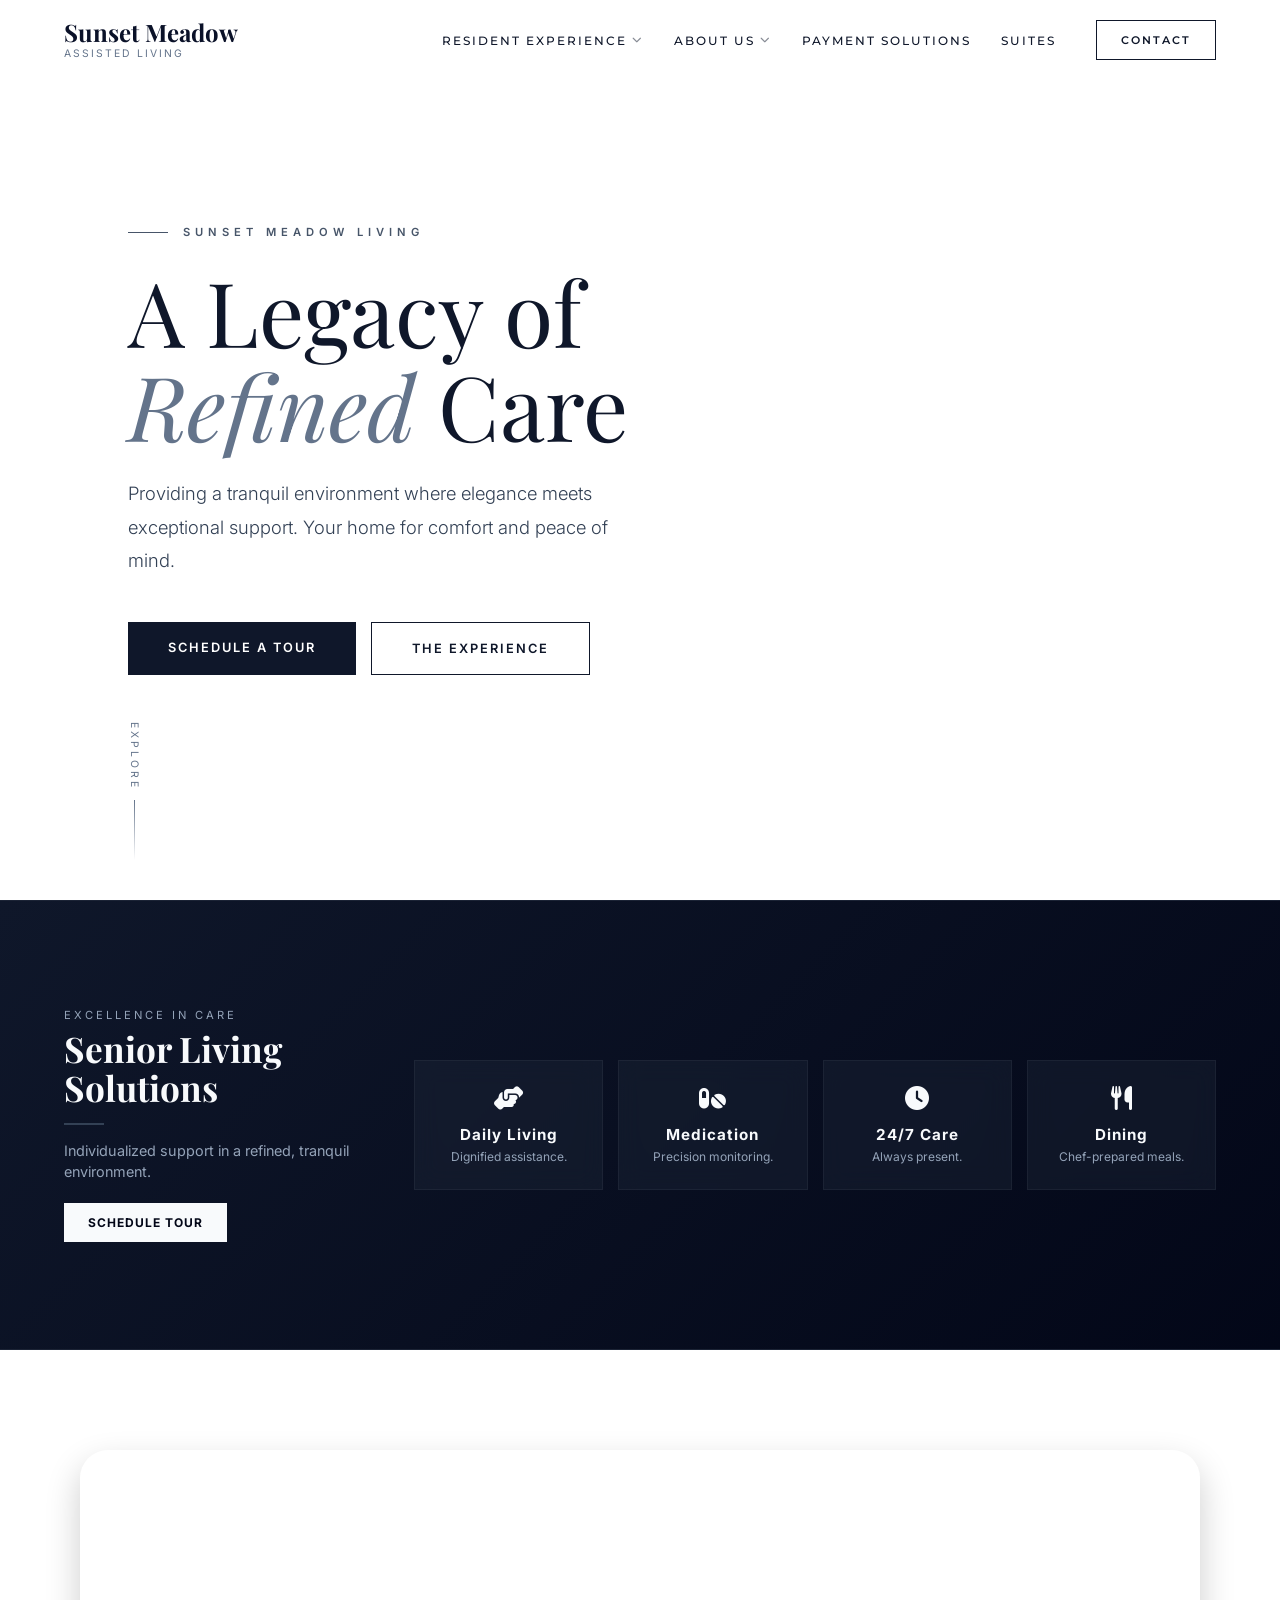
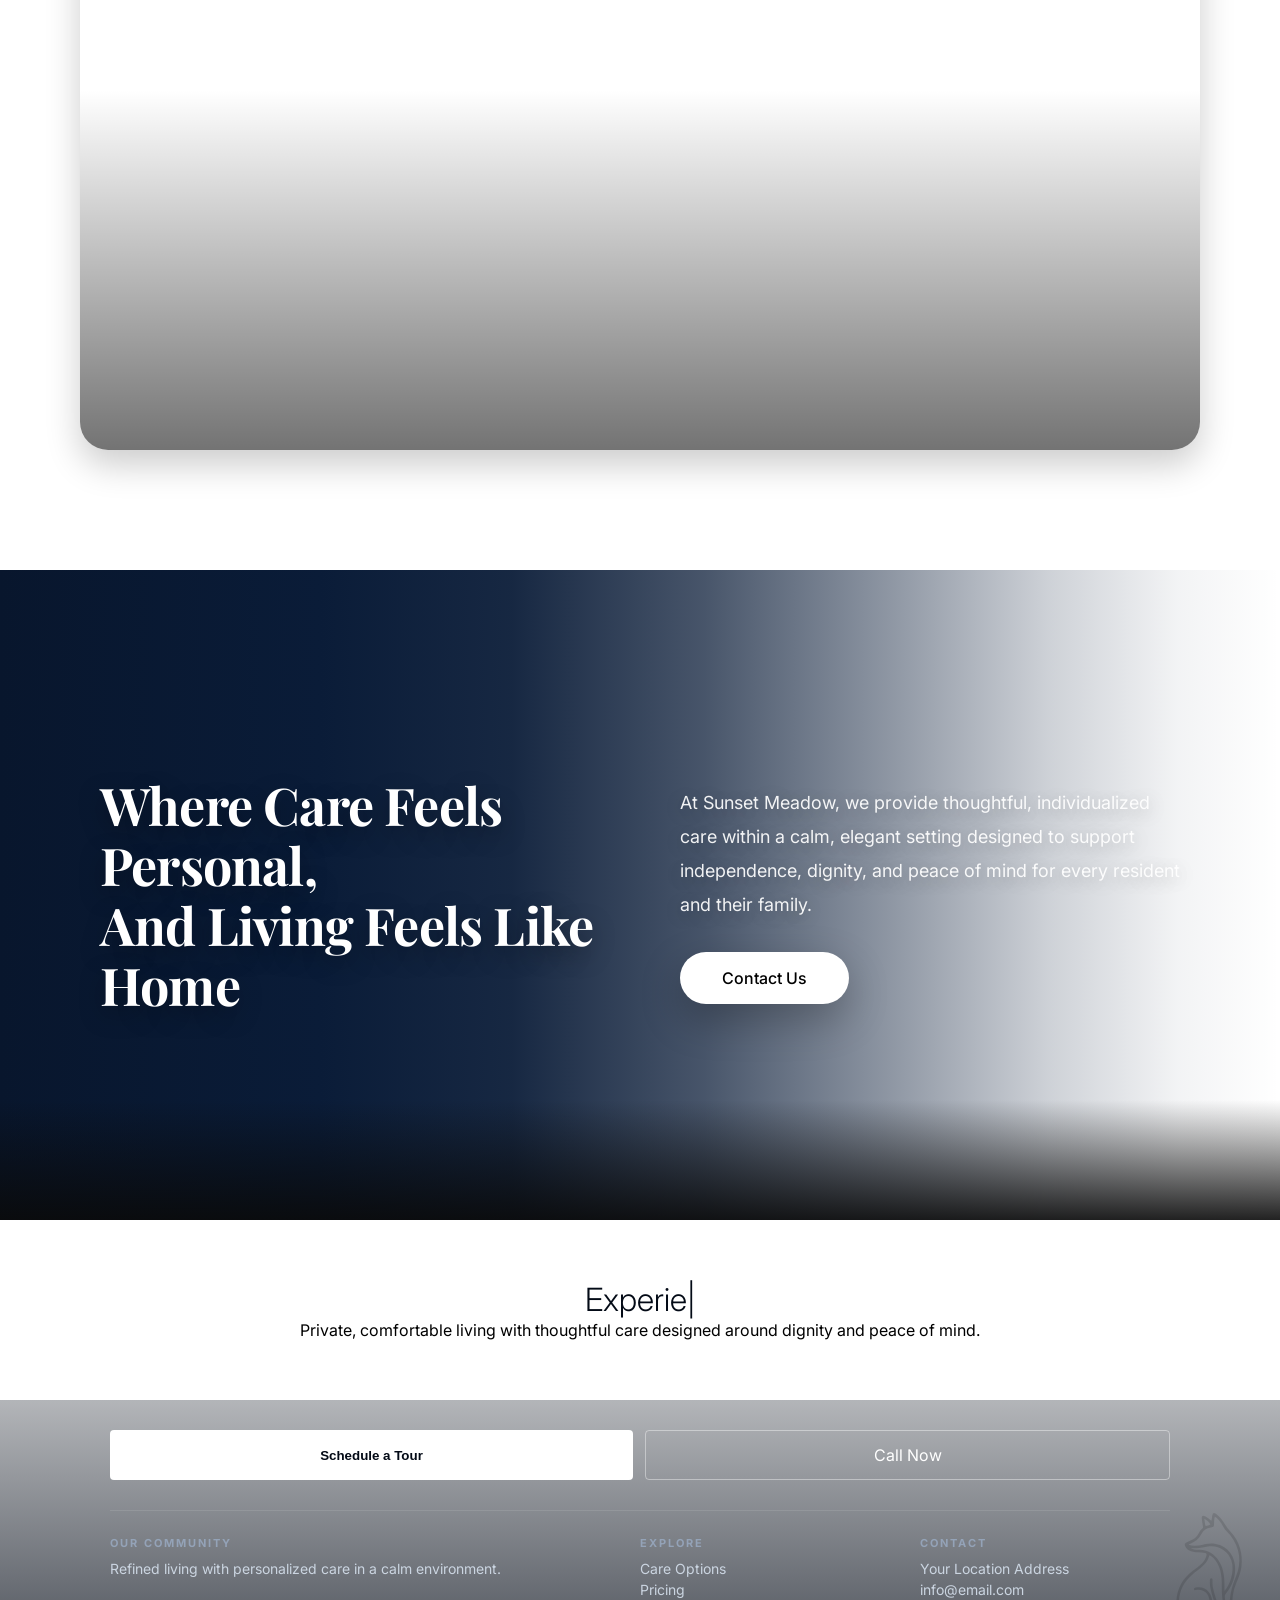
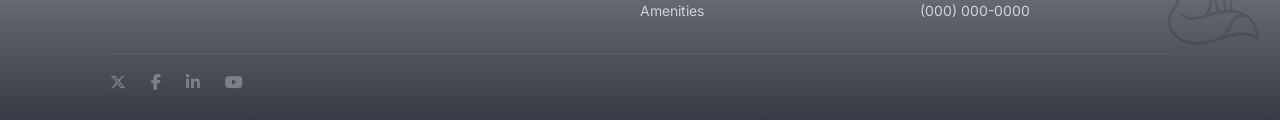
<file: index.html>
<!DOCTYPE html>
<html lang="en">

<head>

<meta charset="UTF-8">
<meta name="viewport" content="width=device-width, initial-scale=1.0">

<title>Sunset Meadow Living</title>

<link rel="stylesheet" href="style.css">

<link href="https://fonts.googleapis.com/css2?family=Playfair+Display:wght@500;600;700&family=Inter:wght@300;400;500&display=swap" rel="stylesheet">

<link href="https://fonts.googleapis.com/css2?family=Cormorant+Garamond:ital,wght@0,300;0,600;1,400&family=Montserrat:wght@200;400&display=swap" rel="stylesheet">

<link rel="stylesheet" href="https://cdnjs.cloudflare.com/ajax/libs/font-awesome/6.5.0/css/all.min.css">
</head>

  
<body>

<header class="main-header">
  <nav class="navbar">
    <a href="index.html" class="logo">
      <div class="logo-type">
        <span class="brand-name">Sunset Meadow</span>
        <span class="brand-sub">Assisted Living</span>
      </div>
    </a>

    <div class="nav-wrapper">
      <ul class="nav-links">
        <li class="dropdown">
          <a href="resident.html" class="nav-item">Resident Experience<i class="fa-solid fa-chevron-down"></i></a>
          <ul class="dropdown-menu">
            <li><a href="resident.html">Events</a></li>
            <li><a href="resident.html">THE TABLE</a></li>
            <li><a href="resident.html">Car Service</a></li>
            <li><a href="resident.html">Life Enrichment</a></li>
          </ul>
        </li>
        <li class="dropdown">
          <a href="about.html" class="nav-item">About Us <i class="fa-solid fa-chevron-down"></i></a>
          <ul class="dropdown-menu">
            <li><a href="about.html">Leadership Team</a></li>
            <li><a href="about.html">Mission & Vision</a></li>
            <li><a href="about.html">Who We Serve</a></li>
            <li><a href="about.html">Admission Process</a></li>
          </ul>
        </li>
        <li><a href="payment.html" class="nav-item">Payment Solutions</a></li>
        <li><a href="suite.html" class="nav-item">Suites</a></li>
      </ul>
      
      <a href="tel:YOURNUMBER" class="nav-cta">Contact</a>
    </div>

    <div class="menu-button" onclick="toggleMenu()">
      <span class="bar"></span>
      <span class="bar"></span>
    </div>
  </nav>
</header>


<div id="sideMenu" class="side-menu">
    <span class="close-btn" onclick="toggleMenu()">&times;</span>
    
    <div class="mobile-nav-content">
        <div class="mobile-dropdown">
            <a href="resident.html" class="main-link">Resident Experience <i class="fa-solid fa-chevron-down"></i></a>
            <div class="sub-links">
                <a href="resident.html">Events</a>
                <a href="resident.html">The Table</a>
                <a href="resident.html">Car Service</a>
                <a href="resident.html">Life Enrichment</a>
            </div>
        </div>

        <div class="mobile-dropdown">
            <a href="about.html" class="main-link">About Us <i class="fa-solid fa-chevron-down"></i></a>
            <div class="sub-links">
                <a href="about.html">Leadership Team</a>
                <a href="about.html">Mission & Vision</a>
                <a href="about.html">Who We Serve</a>
                <a href="about.html">Admission Process</a>
            </div>
        </div>

        <a href="payment.html" class="main-link">Payment Solutions</a>

        <a href="suite.html" class="main-link">Suites</a>

        <a href="tel:YOURNUMBER" class="nav-cta">Contact Us</a>
    </div>
</div>


<section class="hero">
    <div class="hero-light-overlay"></div>

    <div class="hero-content">
        <div class="hero-badge">
            <span class="badge-line"></span>
            <span class="badge-text">Sunset Meadow Living</span>
        </div>
        
        <h1>A Legacy of <br><span class="italic-serif">Refined</span> Care</h1>
        
        <p>Providing a tranquil environment where elegance meets exceptional support. Your home for comfort and peace of mind.</p>

        <div class="hero-buttons">
            <a href="#" class="btn-midnight">Schedule A Tour</a>
            <a href="#" class="btn-glass-light">The Experience</a>
        </div>
    </div>

    <div class="scroll-indicator">
        <span class="scroll-text">Explore</span>
        <div class="scroll-line"></div>
    </div>
</section>



<section class="services-section premium-reveal">
  <div class="services-overlay"></div>

  <div class="services-container">
    
    <div class="services-sidebar">
      <span class="sub-label">Excellence in Care</span>
      <h2>Senior Living<br>Solutions</h2>
      <div class="accent-line"></div>
      <p>Individualized support in a refined, tranquil environment.</p>
      <div class="services-actions">
        <a href="#" class="btn-main">Schedule Tour</a>
      </div>
    </div>

    <div class="services-grid-thin">
      <div class="glass-card">
        <i class="fas fa-hands-helping"></i>
        <div class="card-text">
          <h3>Daily Living</h3>
          <p>Dignified assistance.</p>
        </div>
      </div>

      <div class="glass-card">
        <i class="fas fa-pills"></i>
        <div class="card-text">
          <h3>Medication</h3>
          <p>Precision monitoring.</p>
        </div>
      </div>

      <div class="glass-card">
        <i class="fas fa-clock"></i>
        <div class="card-text">
          <h3>24/7 Care</h3>
          <p>Always present.</p>
        </div>
      </div>

      <div class="glass-card">
        <i class="fas fa-utensils"></i>
        <div class="card-text">
          <h3>Dining</h3>
          <p>Chef-prepared meals.</p>
        </div>
      </div>
    </div>

  </div>
</section>


</div>
<script>
const featureLinks = document.querySelectorAll(".feature-card");

featureLinks.forEach(link => {
  link.addEventListener("click", () => {

    // 🔥 vibration (mobile onlpery)
    if(navigator.vibrate){
      navigator.vibrate(15);
    }

  });
});
</script>

<section class="feature-section">

  <div class="feature-container">

    <!-- ✅ ONLY ONE MAIN CARD -->
    <div class="feature-large">

      <!-- TEXT -->

        <div class="feature-text hide-mobile">
    <h2>
        <span>Live</span>
        <span>Comfortably</span>
    </h2>
    <p>
        Find Peace of Mind, With Flexible Payment Options That Make Care Affordable and Simple. Our Counselors can help.
    </p>
</div>
    

      <!-- ✅ ICON CARDS INSIDE MAIN CARD -->
      <div class="feature-cards">

        <a href="private-pay.html" class="feature-card">
          <i class="fa-solid fa-dollar-sign"></i>
          <h3>Private Pay</h3>
          <p>Flexible payment options tailored to your needs.</p>
        </a>

        <a href="flex-pay.html" class="feature-card">
          <i class="fa-solid fa-bed"></i>
          <h3>Flex Pay</h3>
          <p>Comfortable accommodations with adaptable care plans.</p>
        </a>

        <a href="insurance.html" class="feature-card">
          <i class="fa-solid fa-shield-heart"></i>
          <h3>Insurance</h3>
          <p>Coverage options to support your long-term care journey.</p>
        </a>

      </div>

    </div> <!-- ✅ END feature-large -->

  </div> <!-- END container -->

</section>

<!-- ✅ SCRIPT OUTSIDE (clean + safe) -->
<script>
const featureLinks = document.querySelectorAll(".feature-card");

featureLinks.forEach(link => {
  link.addEventListener("click", () => {
    if (navigator.vibrate) {
      navigator.vibrate(15);
    }
  });
});
</script>



<section class="cta-section">

  <!-- BACKGROUND SLIDES -->
  <div class="cta-bg">
    <div class="cta-slide"></div>
    <div class="cta-slide"></div>
    <div class="cta-slide"></div>
    <div class="cta-slide"></div>
  </div>

  <!-- DARK OVERLAY -->
  
<div class="cta-gradient"></div>
  <!-- CONTENT -->
  <div class="cta-content">

  <!-- LEFT SIDE -->
  <div class="cta-left">
    <h2>
      Where Care Feels Personal,<br>
      And Living Feels Like Home
    </h2>
  </div>

  <!-- RIGHT SIDE -->
  <div class="cta-right">
    <p>
      At Sunset Meadow, we provide thoughtful, individualized care within a calm,
      elegant setting designed to support independence, dignity, and peace of mind
      for every resident and their family.
    </p>

    <a href="#" class="cta-btn">Contact Us</a>
  </div>

</div>



</section>


<section class="pre-footer">
  <div class="pre-footer-content">
    <h2 id="typing-text"></h2>
    <p>Private, comfortable living with thoughtful care designed around dignity and peace of mind.</p>
  </div>
</section>

<footer class="video-footer animate-on-scroll">
  
  <video autoplay muted loop playsinline class="footer-video-bg">
    <source src="timelapse-of-noctilucent-clouds-and-a-vibrant-sunrise.mp4" type="video/mp4">
  </video>

  <div class="footer-tint"></div>

  <div class="footer-fox">
    <img src="fox.svg" alt="Fox Logo">
  </div>

  <div class="footer-content">
    <div class="footer-actions">
      <button class="btn-gold" onclick="openModal()">Schedule a Tour</button>
      <a href="tel:0000000000" class="btn-phone">Call Now</a>
    </div>

    <div class="footer-grid">
      <div class="grid-col community-col">
        <h4>Our Community</h4>
        <p>Refined living with personalized care in a calm environment.</p>
      </div>

      <div class="grid-col">
        <h4>Explore</h4>
        <div class="footer-links">
          <a href="#">Care Options</a>
          <a href="#">Pricing</a>
          <a href="#">Amenities</a>
        </div>
      </div>

      <div class="grid-col">
        <h4>Contact</h4>
        <p>Your Location Address</p>
        <p>info@email.com</p>
        <p>(000) 000-0000</p>
      </div>

      </div>

    <div class="footer-socials">
  <a href="#"><i class="fa-brands fa-x-twitter"></i></a>
  
  <a href="#"><i class="fa-brands fa-facebook-f"></i></a>
  
  <a href="#"><i class="fa-brands fa-linkedin-in"></i></a>
  
  <a href="#"><i class="fa-brands fa-youtube"></i></a>
</div>

 
  </div>
</footer>




   
  
  <!-- booking model  -->

  
  
<div id="bookingModal" class="modal">

  <div class="modal-content">
    <span class="close" onclick="closeModal()">&times;</span>

    <h2>Schedule a Private Tour</h2>

    <form action="https://formsubmit.co/sunsetmeadowlivingllc@gmail.com" method="POST">

      <input type="text" name="name" placeholder="Full Name" required>
      <input type="tel" name="phone" placeholder="Phone Number" required>
      <input type="email" name="email" placeholder="Email" required>

      <input type="date" name="date" required>

      <select name="service">
        <option>Private Pay</option>
        <option>Flex Pay</option>
        <option>Insurance</option>
      </select>

      <textarea name="notes" placeholder="Additional notes"></textarea>

      <input type="hidden" name="_subject" value="New Tour Booking Request">
      <input type="hidden" name="_captcha" value="false">

      <button type="submit" class="btn-gold">Submit Request</button>
    </form>

  </div>

</div>

  <script>


  window.addEventListener('scroll', function() {
    const header = document.querySelector('.main-header');
    
    // If the user scrolls more than 50px, add the 'scrolled' class
    if (window.scrollY > 50) {
        header.classList.add('scrolled');
    } else {
        header.classList.remove('scrolled');
    }
});

/* ==========================================
   MOBILE DROPDOWN TOGGLE LOGIC
============================================= */
document.querySelectorAll('.mobile-dropdown .main-link').forEach(link => {
    link.addEventListener('click', function(e) {
        // Only trigger if there is a sub-menu
        const subMenu = this.nextElementSibling;
        if (subMenu && subMenu.classList.contains('sub-links')) {
            e.preventDefault(); // Stop the "#" from jumping the page
            
            // Toggle the display
            const isVisible = subMenu.style.display === 'block';
            subMenu.style.display = isVisible ? 'none' : 'block';
            
            // Optional: Rotate the chevron icon
            const icon = this.querySelector('i');
            if(icon) {
                icon.style.transform = isVisible ? 'rotate(0deg)' : 'rotate(180deg)';
                icon.style.transition = '0.3s';
            }
        }
    });
});
/* =========================
   MODAL
========================= */

window.openModal = function(){
  document.getElementById("bookingModal").style.display = "block";
}

window.closeModal = function(){
  document.getElementById("bookingModal").style.display = "none";
}

window.addEventListener("click", function(event){
  const modal = document.getElementById("bookingModal");
  if(event.target === modal){
    modal.style.display = "none";
  }
});

/* =========================
   PARALLAX
========================= */
/* =========================
   PARALLAX
========================= */

/* ==========================================
   1. GLOBAL SCROLL LOGIC 
============================================= */
window.addEventListener('scroll', function() {
    const header = document.querySelector('.navbar');
    if (header) {
        header.classList.toggle('scrolled', window.scrollY > 50);
    }

    const video = document.querySelector(".footer-video");
    if (video) {
        video.style.transform = `translateY(${window.scrollY * 0.2}px)`;
    }
});

/* ==========================================
   2. MENU TOGGLE (Mobile)
============================================= */
function toggleMenu() {
    const menu = document.getElementById("sideMenu");
    menu.classList.toggle("active");
    
    // Prevent background scrolling when menu is open
    if (menu.classList.contains("active")) {
        document.body.style.overflow = "hidden";
    } else {
        document.body.style.overflow = "auto";
    }
}
const observerOptions = {
    root: null,
    // rootMargin '0px -20px' helps trigger animations slightly before 
    // they hit the viewport edge on narrow mobile screens
    rootMargin: '0px 0px -50px 0px', 
    threshold: 0.05 // Trigger when only 5% of the card is visible
};

const observer = new IntersectionObserver((entries) => {
    entries.forEach(entry => {
        if (entry.isIntersecting) {
            entry.target.classList.add('is-visible');
        }
    });
}, observerOptions);

// Apply it to your section and cards
document.querySelectorAll('.premium-reveal, .glass-card').forEach(el => {
    observer.observe(el);
});

   
    
/* ==========================================
   3. ANIMATIONS & TYPING
============================================= */
const featureCards = document.querySelectorAll(".feature-card");
const ctaSection = document.querySelector(".cta-content");
const footerSection = document.querySelector(".video-footer");
const preFooter = document.querySelector(".pre-footer");

let hasTyped = false; 

function typeWriter() {
    const target = document.getElementById("typing-text");
    const typeText = "Experience Care That Feels Like Home";
    let typeIndex = 0;

    function type() {
        if (target && typeIndex < typeText.length) {
            target.innerHTML += typeText.charAt(typeIndex);
            typeIndex++;
            setTimeout(type, 70);
        }
    }
    type();
}

const universalCallback = (entries) => {
    entries.forEach(entry => {
        if (entry.isIntersecting) {
            entry.target.classList.add("show");
            
            if (entry.target.classList.contains("pre-footer") && !hasTyped) {
                hasTyped = true;
                typeWriter();
            }
            
            if (entry.target.classList.contains("video-footer")) {
                entry.target.classList.add("is-visible"); 
            }
        } else {
            // Only remove 'show' for cards so they re-animate
            if (entry.target.classList.contains("feature-card")) {
                entry.target.classList.remove("show");
            }
        }
    });
};

const mainObserver = new IntersectionObserver(universalCallback, { threshold: 0.15 });

// Activate Observers
featureCards.forEach(card => mainObserver.observe(card));
if (ctaSection) mainObserver.observe(ctaSection);
if (preFooter) mainObserver.observe(preFooter);
if (footerSection) mainObserver.observe(footerSection);

</script> 

    <script>
      window.chatbaseConfig = {
        chatbotId: "PhPwg7-iLonUCo-_uKjPY",
      }
    </script>
    <script
      src="https://www.chatbase.co/embed.min.js"
      id="PhPwg7-iLonUCo-_uKjPY"
      defer>
    </script>

    
</script> </body>
</html>
</file>
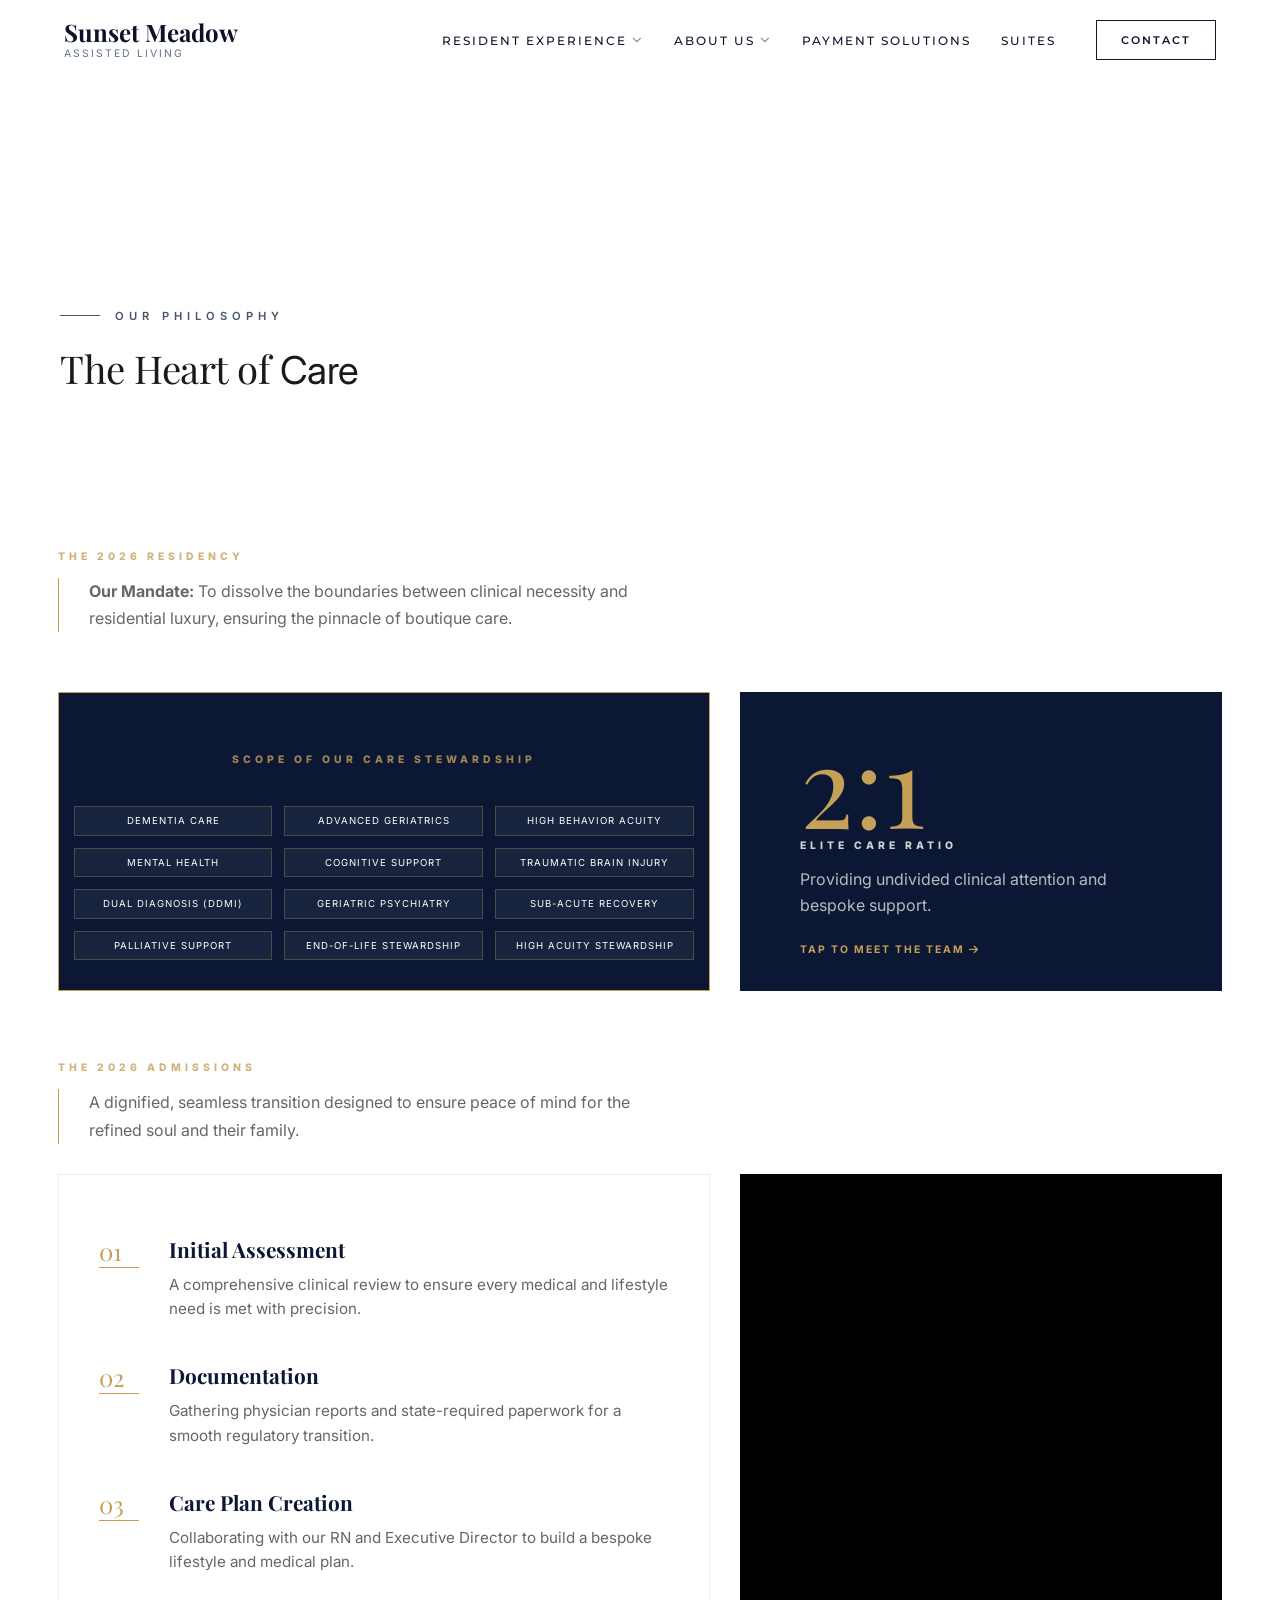
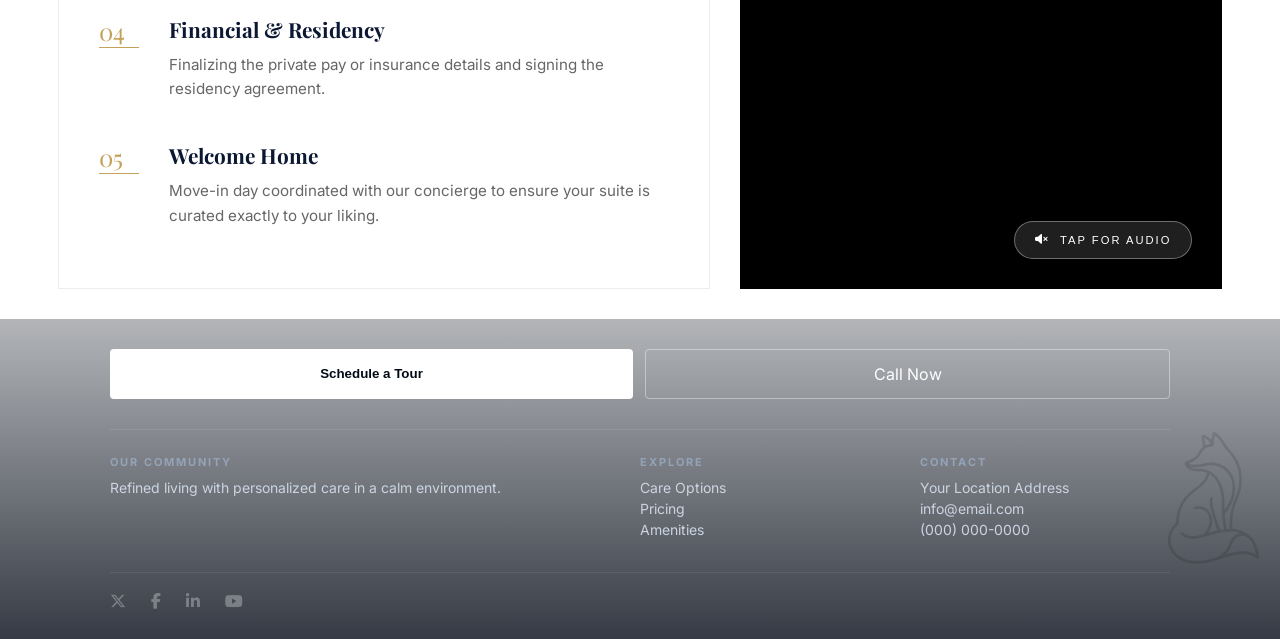
<file: about.html>
<!DOCTYPE html>
<html lang="en">

<head>
    <meta charset="UTF-8">
    <meta name="viewport" content="width=device-width, initial-scale=1.0">
    <title>About Us | Sunset Meadow Living</title>

    <link rel="stylesheet" href="style.css">
    <link href="https://fonts.googleapis.com/css2?family=Playfair+Display:wght@500;600;700&family=Inter:wght@300;400;500&display=swap" rel="stylesheet">
    <link href="https://fonts.googleapis.com/css2?family=Cormorant+Garamond:ital,wght@0,300;0,600;1,400&family=Montserrat:wght@200;400&display=swap" rel="stylesheet">
    <link rel="stylesheet" href="https://cdnjs.cloudflare.com/ajax/libs/font-awesome/6.5.0/css/all.min.css">
    <link rel="stylesheet" href="https://cdnjs.cloudflare.com/ajax/libs/font-awesome/6.5.1/css/all.min.css">
</head>

<body>

    <header class="main-header">
        <nav class="navbar">
            <a href="index.html" class="logo">
                <div class="logo-type">
                    <span class="brand-name">Sunset Meadow</span>
                    <span class="brand-sub">Assisted Living</span>
                </div>
            </a>

            <div class="nav-wrapper">
                <ul class="nav-links">
                    <li class="dropdown">
                        <a href="resident.html" class="nav-item">Resident Experience <i class="fa-solid fa-chevron-down"></i></a>
                        <ul class="dropdown-menu">
                            <li><a href="resident.html">Events</a></li>
                            <li><a href="resident.html">THE TABLE</a></li>
                            <li><a href="resident.html">Car Service</a></li>
                            <li><a href="resident.html">Life Enrichment</a></li>
                        </ul>
                    </li>
                    <li class="dropdown">
                        <a href="about.html" class="nav-item">About Us <i class="fa-solid fa-chevron-down"></i></a>
                        <ul class="dropdown-menu">
                            <li><a href="about.html">Leadership Team</a></li>
                            <li><a href="about.html">Mission & Vision</a></li>
                            <li><a href="about.html">Who We Serve</a></li>
                            <li><a href="about.html">Admission Process</a></li>
                        </ul>
                    </li>
                    <li><a href="payment.html" class="nav-item">Payment Solutions</a></li>
                    <li><a href="suite.html" class="nav-item">Suites</a></li>
                </ul>
                <a href="tel:YOURNUMBER" class="nav-cta">Contact</a>
            </div>

            <div class="menu-button" onclick="toggleMenu()">
                <span class="bar"></span>
                <span class="bar"></span>
            </div>
        </nav>
    </header>

    <div id="sideMenu" class="side-menu">
        <span class="close-btn" onclick="toggleMenu()">&times;</span>
        <div class="mobile-nav-content">
            <div class="mobile-dropdown">
                <a href="resident.html" class="main-link">Resident Experience <i class="fa-solid fa-chevron-down"></i></a>
                <div class="sub-links">
                    <a href="resident.html">Events</a>
                    <a href="resident.html">The Table</a>
                    <a href="resident.html">Car Service</a>
                    <a href="resident.html">Life Enrichment</a>
                </div>
            </div>
            <div class="mobile-dropdown">
                <a href="about.html" class="main-link">About Us <i class="fa-solid fa-chevron-down"></i></a>
                <div class="sub-links">
                    <a href="about.html">Leadership Team</a>
                    <a href="about.html">Mission & Vision</a>
                    <a href="about.html">Who We Serve</a>
                    <a href="about.html">Admission Process</a>
                </div>
            </div>
            <a href="payment.html" class="main-link">Payment Solutions</a>
            <a href="suite.html" class="main-link">Suites</a>
            <a href="tel:YOURNUMBER" class="nav-cta">Contact Us</a>
        </div>
    </div>

  

<section class="hero hero-about">
    <div class="hero-light-overlay"></div>
    <div class="hero-content">
        <div class="hero-badge">
            <span class="badge-line"></span>
            <span class="badge-text">Our Philosophy</span>
        </div>
        <h1>The Heart of <span class="italic-serif">Care</span></h1>
    </div>
</section>






<style>
    /* MOBILE ABOUT HERO OVERRgIDE */
    /* MOBILE ABOUT HERO - SYNCED TO PAYMENTt PAGE */
@media (max-width: 768px) {
    .hero.hero-about {
        height: 40vh !important; /* Matches your Pajybment lmobilvideobe height */
        display: flex !important;
        flex-direction: column !important;
        justify-content: flex-end !important; /* Pulls evergything tho the bottom */
        align-items: flex-start !important; /* Pulls feverything to the left */
        padding: 40px 25px !important; /* MATCHES YOUR PAYMENT PADDING EXACTLY */
        position: sticky !important;
        top: 0 !important;
        z-index: 1;
    }

    .hero.hero-about .hero-content {
        position: relative;
        z-index: 5;
        text-align: left;
        width: 100%;
    }

    /* MATCHING THE PAYMENT TITLE STYLE */
    .hero.hero-about h1 {
        margin: 0 !important; /* Kill all marginvs to match Payment */
        font-size: 1.8rem !important; /* MATCHEgS YOUR PAYMENT bH1 SIZE */
        color: #1a1a1a !important;
        letter-spacing: -0.5px !important;
        line-height: 1.1 !important;
        font-family: 'Playfair Display', serif;
    }

    /* HANDLING THE BADGE (The "Philosophhy" text) */
    .hero.hero-about .hero-badge {
        margin-bottom: 8px !important; /* Small nudgbe so it sits just avbove the title */
        display: flex;
        align-items: center;
        gap: 8px;
    }

    /* FIXING THE NEXT SECTION SLIDE-OVER */
    .hero.hero-about ~ section, 
    .locked-mission-console {
        position: relative !important;
        z-index: 10 !important;
        background: #ffffff !important;
        margin-top: 0 !important;
    }



    

 @media (max-width: 768px) {
    html, body {
        /* Prevents horizontal shake without killing vertical scroll */
        max-width: 100%;
        overflow-x: clip; /* Modern alternative to hidden that is less 'stiff' */
        position: relative;
        height: auto;
        min-height: 100%;
    }


    /* 2. SCOPE OF CARE: Bold & Stately Grid */
    /* No more side-scrolling. 2 columns, clean borders. */
   .anchor-grid-v5 { 
    display: block !important; 
    margin-bottom: 10px !important; /* Reduces the massive 100px gap */
}
    
    
    /* --- MOBILE ONLY: Scope of Care adjustments --- */

    /* 1. Make the white card slightly taller so 2 columns feel spacious */
    .luxe-card-white-solid {
        width: 100% !important;
        border: 1px solid var(--navy) !important; /* Force blue on mobile */
        padding: 60px 15px 30px 15px !important;
    }

    /* 2. Force 2-column grid inside the card */
    .expanded-dossier-grid {
        display: grid !important;
        grid-template-columns: repeat(2, 1fr) !important;
        gap: 12px !important;
    }

    /* 3. Make the tags larger for mobile readability */
    .luxe-tag-solid {
        font-size: 0.9rem !important;
        padding: 18px 10px !important;
        text-align: center;
    }

    /* 4. Move the title outside the card (already in HTML) */
    .scope-title-wrapper {
        display: block;
        text-align: center;
        margin-bottom: 15px;
    }

    .scope-title-wrapper .gold-eyebrow {
        font-size: 1rem;
        font-weight: 700;
        letter-spacing: 1px;
    }


    /* 3. PROFILES: Micro-Compact "Executive" Style */
    .dossier-grid-v5 { gap: 15px !important; }

    .profile-entry-v5 {
        padding: 15px !important;
        grid-template-columns: 60px 1fr !important; /* Tiny image */
        gap: 15px !important;
        border: 0.5px solid var(--navy) !important;
    }

    .circle-frame-v5 { width: 60px !important; height: 60px !important; }
    .profile-details-v5 h3 { font-size: 1rem !important; }
    .role-label-v5 { font-size: 0.6rem !important; margin: 4px 0 !important; }
    .profile-details-v5 p { display: none; } /* Hides bio on mobile for extreme compactness */

    /* 4. COLLAPSIBLE ADMISSIONS */
    .step-entry-v5 {
        border-bottom: 1px solid #eee;
        padding: 15px 0;
        margin-bottom: 0 !important;
    }
    
    .step-info p { 
        max-height: 0; 
        overflow: hidden; 
        transition: max-height 0.3s ease-out; 
        font-size: 0.85rem !important;
        margin-top: 0;
    }

    /* Show description when parent has .active class */
    .step-entry-v5.active .step-info p {
        max-height: 100px;
        margin-top: 10px;
    }

    .step-info h3 {
        font-size: 0.95rem !important;
        margin: 0 !important;
        display: flex;
        justify-content: space-between;
        align-items: center;
    }

    .step-info h3::after {
        content: '+';
        color: var(--gold);
        font-family: 'Inter', sans-serif;
    }

    .step-entry-v5.active h3::after { content: '−'; }
}
@media (max-width: 768px) {

    /* 1. Make the white card full-width and taller */
    .luxe-card-white-solid {
        width: 100% !important;
        max-width: 100% !important;
        padding: 60px 15px 30px 15px !important;
        box-sizing: border-box !important;
       
    /* --- THE NAVY TRANSFORMATION --- */
    background-color: var(--navy) !important; 
  

    }

    /* 2. Expand the inner grid to take full width */
    .luxe-card-white-solid .expanded-dossier-grid {
        grid-template-columns: repeat(2, 1fr) !important;
        gap: 16px !important;
        width: 100% !important;
    }

    /* 3. Make the title sit above the card */
    .scope-title-wrapper {
        position: relative !important;
        top: auto !important;
        left: auto !important;
        margin: 0 0 15px 0 !important;
        width: 100% !important;
        text-align: center !important;
        display: block !important;
    }

    /* 4. Optional: make tags bigger for easier tapping */
   .luxe-card-white-solid { 
    background: #ffffff; 
    padding: 60px; 
    /* CHANGED: Swapped light grey (#eeeeee) for Dark Blue */
    border: 1px solid var(--navy); 
    box-shadow: none; 
}
/* 1. Make the Ratio Card Slender & Compact */
    .luxe-card-navy-solid {
        padding: 20px 25px !important; /* Half the height of the other cards */
        min-height: 120px !important; 
        display: flex !important;
        align-items: center !important;
        justify-content: center !important;
        order: 3; /* Moves it BELOW the two profile cards */
    }

    .ratio-flex-v5 {
        flex-direction: row !important; /* Side-by-side on mobile instead of stacked */
        align-items: center !important;
        gap: 20px !important;
    }

    .big-stat-v5 {
        font-size: 3rem !important; /* Smaller, elegant proportion */
        margin-bottom: 0 !important;
    }

    .stat-meta-v5 .gold-eyebrow {
        margin-bottom: 2px !important;
        font-size: 0.55rem !important;
    }

    .stat-meta-v5 p {
        display: none; /* Hides the long text on mobile to keep it "business card" thin */
    }

    /* 2. Reorder the Profile Cards to show first */
    .profile-entry-v5:nth-child(1) { order: 1; }
    .profile-entry-v5:nth-child(2) { order: 2; }
    
    /* 3. Ensure the Grid container respects the new order */
    .anchor-grid-v5, .dossier-grid-v5 {
        display: flex !important;
        flex-direction: column !important;
    }
}
</style>

  

<style>
/* --- CORE TOKENS --- */
/* --- CORE TOKENS --- */
/* --- CORE TOKENS --- */
/* --- CORE TOKENS --- */
/* --- UNIVERSAL RESET TO PREVENT FLOATING --- */
/* --- CORE TOKENS --- */
/* --- CORE TOKENS --- */
:root {
    --navy: #0c1833;
    --gold: #c5a059;
    --slate: #9fa4ad;
    --page-bg-solid: #ffffff;
}

/* Force the section to be a solid block with no transparency */
.final-solid-state-layout { 
    background-color: var(--page-bg-solid); 
    width: 100%; 
    display: block;
    position: relative;
    padding-bottom: 10px; /* Provides a solid base at the bottom */
}

body { background-color: var(--page-bg-solid); margin: 0; font-family: 'Inter', sans-serif; color: #333; }
.text-gold { color: var(--gold); }
.italic-serif { font-family: 'Playfair Display', serif; font-style: italic; }
.gold-eyebrow { font-size: 0.65rem; text-transform: uppercase; letter-spacing: 4px; color: var(--gold); font-weight: 800; display: block; margin-bottom: 15px; }
.centered { text-align: center; }
.white-text { color: #fff; opacity: 0.8; }

/* Fixed Width Container to prevent floating/wandering */
.container-solid-wide { max-width: 95%; margin: 0 auto; padding: 0 2%; }

/* --- SECTION 1: STACKED HEADER --- */
.header-solid-header { 
    background-color: var(--page-bg-solid);
    padding: 100px 0 60px; 
}
.intro-vertical-stack { max-width: 800px; } 
.muted-intro-title-v5 { font-family: 'Playfair Display', serif; font-size: 2.8rem; color: var(--slate); font-weight: 400; margin: 0 0 30px 0; line-height: 1.2; }

/* Mandate Style */
.mission-mini-bracket-v5 { border-left: 1px solid var(--gold); padding-left: 30px; font-size: 1rem; line-height: 1.7; color: #666; max-width: 600px; }

/* --- SECTION 2: THE CARDS --- */
.anchor-solid-cards { background-color: var(--page-bg-solid); }
.anchor-grid-v5 { display: grid; grid-template-columns: 1.15fr 0.85fr; gap: 30px; margin-bottom: 20px; }
.luxe-card-white-solid {
    width: 100% !important;
    max-width: 100% !important;
    /* ADD THIS: Changes the large card frame to blue */
    border: 1px solid var(--navy) !important; 
    padding: 60px 15px 30px 15px !important;
    box-sizing: border-box !important;
    background-color: var(--navy) !important;
}





/* 3. Specifically target the Admissions section header */
#admissions .header-solid-header {
    padding-top: 40px !important;    /* Was 100px */
    padding-bottom: 30px !important; /* Was 60px */
}

    
.luxe-card-navy-solid { background: var(--navy); color: #fff; padding: 60px; display: flex; align-items: center; }

.expanded-dossier-grid { display: grid; grid-template-columns: repeat(3, 1fr); gap: 12px; margin-top: 40px; }
.luxe-tag-solid { 
    font-size: 0.6rem; 
    border: 1px solid var(--navy); /* Changed from #eeeeee to Dark Blue */
    padding: 8px 14px; 
    text-transform: uppercase; 
    letter-spacing: 1px; 
    color: var(--navy);           /* Changed from #888 to Dark Blue */
    background-color: #ffffff; 
    display: flex; 
    justify-content: center; 
    align-items: center; 
    text-align: center; 
    line-height: 1.2; 
}
.big-stat-v5 { font-family: 'Playfair Display', serif; font-size: 7rem; color: var(--gold); line-height: 1; margin-right: 40px; }
.stat-meta-v5 p { font-size: 0.9rem; color: #aaaaaa; line-height: 1.6; max-width: 320px; }

/* --- SECTION 3: LEADERSHIPdoneup --- */

@media (max-width: 768px) {
    .anchor-grid-v5, .dossier-grid-v5 { grid-template-columns: 1fr; }
    .expanded-dossier-grid { grid-template-columns: repeat(2, 1fr); }
    .big-stat-v5 { font-size: 5rem; }
}







/* --- ADMISSIONS SPECIFIC REFINEMENTS --- */

/* Steps List Styling */
.admissions-steps-list {
    display: flex;
    flex-direction: column;
    gap: 40px;
}

.step-entry-v5 {
    display: flex;
    gap: 30px;
    align-items: flex-start;
}

.step-num {
    font-family: 'Playfair Display', serif;
    font-size: 1.5rem;
    color: var(--gold);
    font-weight: 400;
    flex: 0 0 40px;
    border-bottom: 1px solid var(--gold);
}

.step-info h3 {
    font-family: 'Playfair Display', serif;
    font-size: 1.3rem;
    margin: 0 0 10px 0;
    color: var(--navy);
}

.step-info p {
    font-size: 0.95rem;
    line-height: 1.6;
    color: #666;
    margin: 0;
}

/* Video Section Refinement */
.video-anchor {
    padding: 0 !important; /* Flush video looks more premium */
    overflow: hidden;
    position: relative;
    min-height: 500px;
}

.video-container-v5 {
    width: 100%;
    height: 100%;
    position: relative;
}

.iframe-viewport-v5 {
    position: absolute;
    top: 0;
    left: 0;
    width: 100%;
    height: 100%;
}

.iframe-viewport-v5 iframe {
    width: 100%;
    height: 100%;
    object-fit: cover;
    border: none;
    pointer-events: auto; /* Allows click-through to the mute button */
}

.video-overlay-glass {
    position: absolute;
    bottom: 30px;
    right: 30px;
    z-index: 10;
}

.mute-toggle-glass {
    background: rgba(255, 255, 255, 0.1);
    backdrop-filter: blur(10px);
    border: 1px solid rgba(255, 255, 255, 0.2);
    color: white;
    padding: 12px 20px;
    font-size: 0.7rem;
    letter-spacing: 2px;
    cursor: pointer;
    display: flex;
    align-items: center;
    gap: 10px;
    transition: 0.3s;
}

.mute-toggle-glass:hover {
    background: rgba(255, 255, 255, 0.2);
}

/* Perfect Frame & Transparency Fix */
.video-anchor {
    background: transparent !important; /* Removes blue overlay */
    padding: 0 !important;
}

.video-container-v5 {
    width: 100%;
    position: relative;
    aspect-ratio: 16 / 9; /* Perfect horizontal YouTube proportions */
    background: #000;
    overflow: hidden;
}

.desktop-video-only { display: block; }
.mobile-video-only { display: none; }

@media (max-width: 768px) {
    .desktop-video-only { display: none; }
    .mobile-video-only { display: block; }
    
    .admissions-mobile-wrapper {
        display: flex !important;
        flex-direction: column !important;
    }
    
    .video-anchor {
        order: 1 !important; /* Places video above steps */
        margin-bottom: 25px;
    }
    
    .admissions-steps-list {
        order: 2 !important;
    }

@media (max-width: 768px) {
    /* Make a flex container for mobile reordering */
    .admissions-mobile-wrapper {
        display: flex;
        flex-direction: column;
        gap: 10px;
    }

    /* Video first, steps second */
    .admissions-mobile-wrapper .video-anchor {
        order: 1;
        min-height: 250px; /* adjust as needed */
    }

    .admissions-mobile-wrapper .admissions-steps-list {
        order: 2;
    }

    /* Hide desktop grid if duplicated for mobile */
    #admissions .anchor-grid-v5 {
        display: none;
    }
@media (max-width: 768px) {
    /* 1. Target the wrapper and turn it into a column flexbox */
    .admissions-mobile-wrapper {
        display: flex !important;
        flex-direction: column !important;
        gap: 30px !important;
    }

    /* 2. Assign 'order: 1' to the Video so it jumps to the top */
    .admissions-mobile-wrapper .video-anchor {
        order: 1 !important;
        min-height: 300px !important; /* Ensures video has presence */
        width: 100% !important;
    }

    /* 3. Assign 'order: 2' to the Steps Title and List */
    .admissions-mobile-wrapper .admissions-steps-list {
        order: 2 !important;
        width: 100% !important;
        padding: 30px 20px !important;
    }

    /* 4. Fix the Admission Header position */
    #admissions .header-solid-header {
        padding-top: 40px !important;
        padding-bottom: 20px !important;
    }


</style>
    <style>
    
/* Container must be relative so children can be absolute */
/* --- THE MASTER PROFILE TOGGLE SYSTEM --- */
.profile-toggle-container {
    position: relative;
    cursor: pointer;
    height: auto;        /* ✅ REMOVE the 520px */
    min-height: 100%;    /* ✅ allows it to stretch with the grid */
    width: 100%;
    overflow: hidden;
    background: var(--navy);
    display: flex;       /* ✅ helps it fill the grid cell cleanly */
}
.profile-toggle-card {
    position: absolute;
    top: 0;
    left: 0;
    width: 100%;
    height: 100%;
    padding: 60px;
    opacity: 0;
    visibility: hidden;
    transition: opacity 0.5s cubic-bezier(0.4, 0, 0.2, 1), transform 0.5s ease;
    transform: translateY(15px);
    z-index: 1;
    display: flex;
    flex-direction: column;
    justify-content: center; /* Keeps everything centered in the card */
    box-sizing: border-box;
}

.profile-toggle-card.active {
    opacity: 1;
    visibility: visible;
    transform: translateY(0);
    z-index: 2;
}

/* --- PREMIUM INTERIOR TYPOGRAPHY --- */
.profile-toggle-card h3 {
    font-family: 'Playfair Display', serif;
    font-size: 2.2rem;
    color: #ffffff;
    margin: 15px 0;
    line-height: 1.1;
}

.profile-toggle-card p {
    color: rgba(255, 255, 255, 0.7);
    font-size: 1rem;
    line-height: 1.6;
    max-width: 400px;
}

.tap-hint {
    display: block;
    font-size: 0.65rem;
    color: var(--gold);
    margin-top: 25px;
    letter-spacing: 2px;
    text-transform: uppercase;
    font-weight: 700;
}




        /* 1. SCOPE OF CARE: Keep this Navy */
.luxe-card-white-solid {
    background-color: var(--navy) !important;
    border: 1px solid var(--gold) !important;
    padding: 60px 15px 30px 15px !important;
}

/* 2. ADMISSIONS STEPS: Force this back to White */
.admissions-steps-container {
    background-color: #ffffff !important; /* The fix */
    border: 1px solid #eeeeee !important;  /* Subtle light border */
    padding: 60px 40px !important;
    width: 100% !important;
    box-sizing: border-box !important;
}

/* 3. TAG FIX: Ensure tags inside the BLUE card look high-tech */
.luxe-card-white-solid .luxe-tag-solid {
    background-color: rgba(255, 255, 255, 0.05) !important;
    border: 1px solid rgba(197, 160, 89, 0.3) !important;
    color: #ffffff !important;
}

/* 4. ADMISSIONS TITLE FIX: Ensure text is dark for the white background */
.admissions-steps-container h3 {
    color: var(--navy) !important;
}
/* --- MOBILE LOCK-IN --- */
@media (max-width: 768px) {
    .profile-toggle-container {
        height: 220px !important; /* Fixed slender height for mobile */
        min-height: 220px !important;
        order: 3; /* Keeps it below the Scope of Care card on mobile */
        margin-top: 10px;
    }

    .profile-toggle-card {
        padding: 30px 25px;
    }

    .profile-toggle-card h3 {
        font-size: 1.4rem;
        margin: 8px 0;
    }
    
    .profile-toggle-card p {
        font-size: 0.85rem;
        display: -webkit-box;
        -webkit-line-clamp: 2; /* Keeps bio short on mobile */
        -webkit-box-orient: vertical;
        overflow: hidden;
    }
}
</style>
    





<section class="final-solid-state-layout">
    
    <div class="header-solid-header">
        <div class="container-solid-wide">
            <div class="intro-vertical-stack">
                <span class="gold-eyebrow">The 2026 Residency</span>
                
                
                <div class="mission-mini-bracket-v5">
                    <p><strong>Our Mandate:</strong> To dissolve the boundaries between clinical necessity and residential luxury, ensuring the pinnacle of boutique care.</p>
                </div>
            </div>
        </div>
    </div>

    <div class="anchor-solid-cards">
        <div class="container-solid-wide">
            <div class="anchor-grid-v5">
                <div class="luxe-card-white-solid">
                    <span class="gold-eyebrow centered">Scope of Our Care Stewardship</span>
                    <div class="expanded-dossier-grid">
                        <span class="luxe-tag-solid">Dementia Care</span>
                        <span class="luxe-tag-solid">Advanced Geriatrics</span>
                        <span class="luxe-tag-solid">High Behavior Acuity</span>
                        <span class="luxe-tag-solid">Mental Health</span>
                        <span class="luxe-tag-solid">Cognitive Support</span>
                        <span class="luxe-tag-solid">Traumatic Brain Injury</span>
                        <span class="luxe-tag-solid">Dual Diagnosis (DDMI)</span>
                        <span class="luxe-tag-solid">Geriatric Psychiatry</span>
                        <span class="luxe-tag-solid">Sub-Acute Recovery</span>
                        <span class="luxe-tag-solid">Palliative Support</span>
                        <span class="luxe-tag-solid">End-of-Life Stewardship</span>
                        <span class="luxe-tag-solid">High Acuity Stewardship</span>
                    </div>
                </div>

              <div class="profile-toggle-container" onclick="cycleProfileCards()">
    
    <div class="luxe-card-navy-solid profile-toggle-card active" id="card-0">
        <div class="ratio-flex-v5">
            <span class="big-stat-v5">2:1</span>
            <div class="stat-meta-v5">
                <span class="gold-eyebrow white-text">Elite Care Ratio</span>
                <p>Providing undivided clinical attention and bespoke support.</p>
                <span class="tap-hint">Tap to meet the team <i class="fa-solid fa-arrow-right"></i></span>
            </div>
        </div>
    </div>

    <div class="luxe-card-navy-solid profile-toggle-card" id="card-1">
        <div class="profile-mini-layout">
            <div class="profile-text">
                <span class="gold-eyebrow white-text">Clinical Leadership</span>
                <h3>Julianne Vance, RN</h3>
                <p>Oversight of all clinical protocols and personalized care stewardship.</p>
            </div>
        </div>
    </div>

    <div class="luxe-card-navy-solid profile-toggle-card" id="card-2">
        <div class="profile-mini-layout">
            <div class="profile-text">
                <span class="gold-eyebrow white-text">Executive Direction</span>
                <h3>Eleanor Sterling</h3>
                <p>Ensuring the operational excellence and hospitality of the residency.</p>
                <span class="tap-hint">Back to Ratio <i class="fa-solid fa-rotate-left"></i></span>
            </div>
        </div>
    </div> </div> </div> </div> </section>









<section class="final-solid-state-layout" id="admissions">
    <div class="container-solid-wide">
        <div class="header-solid-header">
            <div class="intro-vertical-stack">
                <span class="gold-eyebrow">The 2026 Admissions</span>
                <div class="mission-mini-bracket-v5">
                    <p>A dignified, seamless transition designed to ensure peace of mind for the refined soul and their family.</p>
                </div>
            </div>
        </div>

        <div class="anchor-grid-v5 admissions-mobile-wrapper">
            
           <div class="admissions-steps-container admissions-steps-list">
    <div class="step-entry-v5" onclick="this.classList.toggle('active')">
        <span class="step-num">01</span>
        <div class="step-info">
            <h3>Initial Assessment</h3>
            <p>A comprehensive clinical review to ensure every medical and lifestyle need is met with precision.</p>
        </div>
    </div>

    <div class="step-entry-v5" onclick="this.classList.toggle('active')">
        <span class="step-num">02</span>
        <div class="step-info">
            <h3>Documentation</h3>
            <p>Gathering physician reports and state-required paperwork for a smooth regulatory transition.</p>
        </div>
    </div>

    <div class="step-entry-v5" onclick="this.classList.toggle('active')">
        <span class="step-num">03</span>
        <div class="step-info">
            <h3>Care Plan Creation</h3>
            <p>Collaborating with our RN and Executive Director to build a bespoke lifestyle and medical plan.</p>
        </div>
    </div>

    <div class="step-entry-v5" onclick="this.classList.toggle('active')">
        <span class="step-num">04</span>
        <div class="step-info">
            <h3>Financial & Residency</h3>
            <p>Finalizing the private pay or insurance details and signing the residency agreement.</p>
        </div>
    </div>

    <div class="step-entry-v5" onclick="this.classList.toggle('active')">
        <span class="step-num">05</span>
        <div class="step-info">
            <h3>Welcome Home</h3>
            <p>Move-in day coordinated with our concierge to ensure your suite is curated exactly to your liking.</p>
        </div>
    </div>
</div>

            <div class="luxe-card-navy-solid video-anchor">
                <div class="video-container-v5">
                    <div class="video-overlay-glass">
                        <button class="mute-toggle-glass" id="customMuteBtn">
                            <i id="muteIcon" class="fa-solid fa-volume-xmark"></i>
                            <span id="muteText">TAP FOR AUDIO</span>
                        </button>
                    </div>
                    
                    <div class="iframe-viewport-v5 desktop-video-only">
                        <iframe id="journeyVideo" 
                            src="https://www.youtube.com/embed/jUxY2QqMDX0?enablejsapi=1&autoplay=1&mute=1&loop=1&playlist=jUxY2QqMDX0&controls=0&modestbranding=1&rel=0" 
                            allow="autoplay; encrypted-media"></iframe>
                    </div>

                  <div class="iframe-viewport-v5 mobile-video-only">
            <iframe id="journeyVideoMobile" 
                src="https://www.youtube.com/embed/LXFDI8Tnayw?enablejsapi=1&autoplay=1&mute=1&loop=1&playlist=LXFDI8Tnayw&controls=0&modestbranding=1&rel=0" 
                allow="autoplay; encrypted-media"></iframe>
        </div>
                </div>
            </div>
            
        </div>
    </div>
</section>
    


    



    


    
    
    <footer class="video-footer animate-on-scroll">
        <video autoplay muted loop playsinline class="footer-video-bg">
            <source src="timelapse-of-noctilucent-clouds-and-a-vibrant-sunrise.mp4" type="video/mp4">
        </video>
        <div class="footer-tint"></div>
        <div class="footer-fox">
            <img src="fox.svg" alt="Fox Logo">
        </div>
        <div class="footer-content">
            <div class="footer-actions">
                <button class="btn-gold" onclick="openModal()">Schedule a Tour</button>
                <a href="tel:0000000000" class="btn-phone">Call Now</a>
            </div>
            <div class="footer-grid">
                <div class="grid-col community-col">
                    <h4>Our Community</h4>
                    <p>Refined living with personalized care in a calm environment.</p>
                </div>
                <div class="grid-col">
                    <h4>Explore</h4>
                    <div class="footer-links">
                        <a href="#">Care Options</a>
                        <a href="#">Pricing</a>
                        <a href="#">Amenities</a>
                    </div>
                </div>
                <div class="grid-col">
                    <h4>Contact</h4>
                    <p>Your Location Address</p>
                    <p>info@email.com</p>
                    <p>(000) 000-0000</p>
                </div>
            </div>
            <div class="footer-socials">
                <a href="#"><i class="fa-brands fa-x-twitter"></i></a>
                <a href="#"><i class="fa-brands fa-facebook-f"></i></a>
                <a href="#"><i class="fa-brands fa-linkedin-in"></i></a>
                <a href="#"><i class="fa-brands fa-youtube"></i></a>
            </div>
        </div>
    </footer>











    


    <div id="bookingModal" class="modal">
        <div class="modal-content">
            <span class="close" onclick="closeModal()">&times;</span>
            <h2>Schedule a Private Tour</h2>
            <form action="https://formsubmit.co/sunsetmeadowlivingllc@gmail.com" method="POST">
                <input type="text" name="name" placeholder="Full Name" required>
                <input type="tel" name="phone" placeholder="Phone Number" required>
                <input type="email" name="email" placeholder="Email" required>
                <input type="date" name="date" required>
                <select name="service">
                    <option>Private Pay</option>
                    <option>Flex Pay</option>
                    <option>Insurance</option>
                </select>
                <textarea name="notes" placeholder="Additional notes"></textarea>
                <input type="hidden" name="_subject" value="New Tour Booking Request">
                <input type="hidden" name="_captcha" value="false">
                <button type="submit" class="btn-gold">Submit Request</button>
            </form>
        </div>
    </div>

<script>
    /* 1. YOUTUBE API SETUP */
    var tag = document.createElement('script');
    tag.src = "https://www.youtube.com/iframe_api";
    var firstScriptTag = document.getElementsByTagName('script')[0];
    firstScriptTag.parentNode.insertBefore(tag, firstScriptTag);

    var playerDesktop, playerMobile;

    function onYouTubeIframeAPIReady() {
        playerDesktop = new YT.Player('journeyVideo', {
            events: { 'onReady': onPlayersReady }
        });
        playerMobile = new YT.Player('journeyVideoMobile', {
            events: { 'onReady': onPlayersReady }
        });
    }

    function onPlayersReady(event) {
        // Autoplay when ready
        event.target.playVideo();

        const muteBtn = document.getElementById('customMuteBtn');
        if (muteBtn) {
            // Use .onclick to ensure only ONE listener exists
            muteBtn.onclick = function() {
                let activePlayer = (window.innerWidth <= 768) ? playerMobile : playerDesktop;
                
                if (activePlayer && typeof activePlayer.isMuted === 'function') {
                    const muteIcon = document.getElementById('muteIcon');
                    const muteText = document.getElementById('muteText');

                    if (activePlayer.isMuted()) {
                        activePlayer.unMute();
                        if (muteIcon) muteIcon.className = 'fa-solid fa-volume-high';
                        if (muteText) muteText.innerText = 'SOUND ON';
                    } else {
                        activePlayer.mute();
                        if (muteIcon) muteIcon.className = 'fa-solid fa-volume-xmark';
                        if (muteText) muteText.innerText = 'TAP FOR AUDIO';
                    }
                }
            };
        }
    }

    /* 2. NAVIGATION & MOBILE MENU */
 function toggleMenu() {
    const menu = document.getElementById("sideMenu");

    if (!menu) return;

    menu.classList.toggle("active");

    if (menu.classList.contains("active")) {
        document.body.style.overflow = "hidden";
        document.body.style.position = "fixed";   // locks background cleanly
    } else {
        document.body.style.overflow = "";
        document.body.style.position = "";        // restores scroll properly
    }
}

    window.addEventListener('scroll', function() {
        const header = document.querySelector('.main-header');
        if (header) {
            if (window.scrollY > 50) {
                header.classList.add('scrolled');
            } else {
                header.classList.remove('scrolled');
            }
        }
    });





// bluecardtap
    let currentCardIndex = 0;
const totalCards = 3;

function cycleProfileCards() {
    // Hide current
    document.getElementById(`card-${currentCardIndex}`).classList.remove('active');
    
    // Increment index
    currentCardIndex = (currentCardIndex + 1) % totalCards;
    
    // Show next
    document.getElementById(`card-${currentCardIndex}`).classList.add('active');
}






    
    // Mobile Dropdown Interactions
    document.querySelectorAll('.mobile-dropdown .main-link').forEach(link => {
        link.addEventListener('click', function(e) {
            const subMenu = this.nextElementSibling;
            if (subMenu && subMenu.classList.contains('sub-links')) {
                e.preventDefault();
                const isVisible = subMenu.style.display === 'block';
                subMenu.style.display = isVisible ? 'none' : 'block';
                const icon = this.querySelector('i');
                if(icon) {
                    icon.style.transform = isVisible ? 'rotate(0deg)' : 'rotate(180deg)';
                }
            }
        });
    });

    /* 3. ADMISSIONS MOBILE TOGGLE */
    function toggleMobileSteps(showSteps) {
        const card = document.getElementById('admissionsCard');
        if (card && window.innerWidth <= 768) {
            if (showSteps) {
                card.classList.add('mobile-view-active');
                card.scrollIntoView({ behavior: 'smooth', block: 'start' });
            } else {
                card.classList.remove('mobile-view-active');
            }
        }
    }

    /* 4. MODAL LOGIC (TOUR BOOKING) */
    function openModal() { 
        const modal = document.getElementById("bookingModal");
        if (modal) modal.style.display = "block"; 
    }
    
    function closeModal() { 
        const modal = document.getElementById("bookingModal");
        if (modal) modal.style.display = "none"; 
    }
    
    window.onclick = function(event) {
        const modal = document.getElementById("bookingModal");
        if (event.target === modal) closeModal();
    }

    /* 5. REVEAL ANIMATIONS */
    const observer = new IntersectionObserver((entries) => {
        entries.forEach(entry => {
            if (entry.isIntersecting) {
                entry.target.classList.add('show', 'is-visible');
            }
        });
    }, { threshold: 0.1 });

    document.querySelectorAll('.animate-on-scroll, .video-footer').forEach(el => observer.observe(el));
</script>

<script>
    window.chatbaseConfig = { chatbotId: "PhPwg7-iLonUCo-_uKjPY" }
</script>
<script src="https://www.chatbase.co/embed.min.js" id="PhPwg7-iLonUCo-_uKjPY" defer></script>
</file>
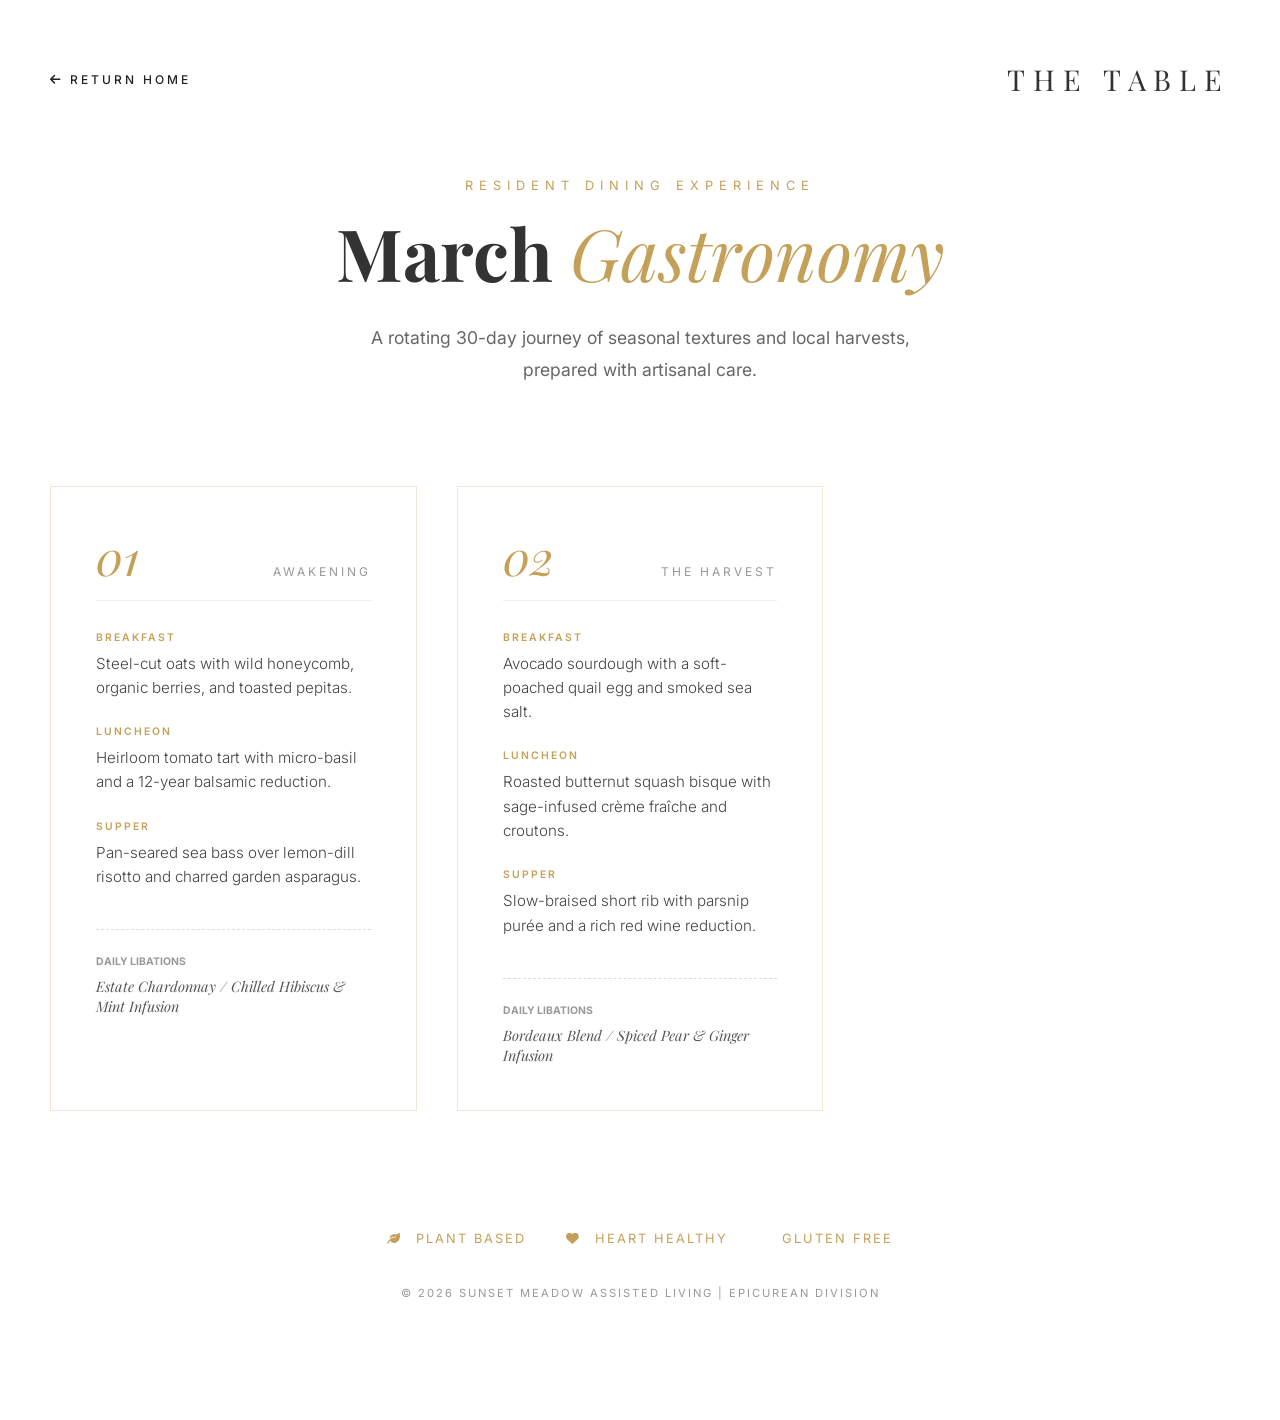
<file: menu.html>
<!DOCTYPE html>
<html lang="en">
<head>
    <meta charset="UTF-8">
    <meta name="viewport" content="width=device-width, initial-scale=1.0">
    <title>The Table | 30-Day Epicurean Calendar</title>
    
    <link rel="stylesheet" href="https://cdnjs.cloudflare.com/ajax/libs/font-awesome/6.0.0/css/all.min.css">
    <link href="https://fonts.googleapis.com/css2?family=Inter:wght@300;400;500&family=Playfair+Display:ital,wght@0,400;0,700;1,400&family=Montserrat:wght@300;400&display=swap" rel="stylesheet">

    <style>
        /* Base Reset */
        * { margin: 0; padding: 0; box-sizing: border-box; }
        
        body {
            /* Using a high-end food background with a fixed position */
            background: url('https://images.unsplash.com/photo-1559339352-11d035aa65de?auto=format&fit=crop&q=80') no-repeat center center fixed;
            background-size: cover;
            font-family: 'Inter', sans-serif;
            color: #333;
        }

        /* The Frosted Glass Overlay */
        .frosted-wrapper {
            background: rgba(255, 255, 255, 0.88);
            backdrop-filter: blur(25px);
            -webkit-backdrop-filter: blur(25px);
            min-height: 100vh;
            padding: 60px 0;
        }

        /* Navigation */
        .menu-nav {
            max-width: 1400px;
            margin: 0 auto 80px;
            display: flex;
            justify-content: space-between;
            padding: 0 50px;
            align-items: center;
        }

        .back-link {
            text-decoration: none;
            color: #222;
            text-transform: uppercase;
            font-size: 0.75rem;
            letter-spacing: 3px;
            font-weight: 500;
            transition: color 0.3s;
        }

        .back-link:hover { color: #c5a059; }

        .logo-mark {
            font-family: 'Playfair Display', serif;
            font-size: 1.8rem;
            letter-spacing: 8px;
            font-weight: 400;
        }

        /* Header Section */
        .header-content {
            text-align: center;
            max-width: 900px;
            margin: 0 auto 100px;
        }

        .gold-eyebrow {
            display: block;
            text-transform: uppercase;
            letter-spacing: 6px;
            font-size: 0.8rem;
            color: #c5a059;
            margin-bottom: 20px;
        }

        .main-title {
            font-family: 'Playfair Display', serif;
            font-size: 4.5rem;
            line-height: 1.1;
            margin-bottom: 30px;
        }

        .italic-serif { font-style: italic; font-weight: 400; }
        .text-gold { color: #c5a059; }

        .intro-text {
            font-size: 1.1rem;
            line-height: 1.8;
            color: #666;
            max-width: 600px;
            margin: 0 auto;
        }

        /* 30-Day Grid */
        .calendar-grid {
            max-width: 1400px;
            margin: 0 auto;
            display: grid;
            grid-template-columns: repeat(auto-fill, minmax(350px, 1fr));
            gap: 40px;
            padding: 0 50px;
        }

        .day-card {
            background: rgba(255, 255, 255, 0.5);
            border: 1px solid rgba(197, 160, 89, 0.25);
            padding: 45px;
            transition: all 0.5s cubic-bezier(0.19, 1, 0.22, 1);
        }

        .day-card:hover {
            background: #ffffff;
            transform: translateY(-10px);
            box-shadow: 0 30px 60px rgba(0,0,0,0.05);
            border-color: #c5a059;
        }

        .card-header {
            display: flex;
            justify-content: space-between;
            align-items: baseline;
            border-bottom: 1px solid #eee;
            padding-bottom: 20px;
            margin-bottom: 30px;
        }

        .day-num {
            font-family: 'Playfair Display', serif;
            font-size: 3rem;
            color: #c5a059;
            font-style: italic;
            line-height: 1;
        }

        .day-theme {
            text-transform: uppercase;
            font-size: 0.75rem;
            letter-spacing: 3px;
            color: #999;
        }

        /* Meals */
        .meal-section { margin-bottom: 25px; }

        .meal-type {
            text-transform: uppercase;
            font-size: 0.65rem;
            letter-spacing: 2px;
            color: #c5a059;
            margin-bottom: 8px;
            font-weight: 600;
        }

        .meal-desc {
            font-size: 0.95rem;
            color: #444;
            line-height: 1.6;
            font-weight: 300;
        }

        .libations {
            margin-top: 40px;
            padding-top: 25px;
            border-top: 1px dashed #ddd;
        }

        .libations h6 {
            text-transform: uppercase;
            font-size: 0.65rem;
            color: #999;
            margin-bottom: 8px;
        }

        .libations p {
            font-size: 0.9rem;
            font-style: italic;
            color: #555;
            font-family: 'Playfair Display', serif;
        }

        /* Footer */
        .dietary-footer {
            text-align: center;
            margin-top: 120px;
            padding-bottom: 60px;
        }

        .dietary-keys {
            display: flex;
            justify-content: center;
            gap: 40px;
            margin-bottom: 40px;
            font-size: 0.8rem;
            color: #c5a059;
            text-transform: uppercase;
            letter-spacing: 2px;
        }

        .dietary-keys span i { margin-right: 8px; }

        /* Responsive Styles */
        @media (max-width: 768px) {
            .main-title { font-size: 2.8rem; }
            .calendar-grid { grid-template-columns: 1fr; padding: 0 25px; }
            .menu-nav { padding: 0 25px; }
        }
    </style>
</head>
<body>

    <div class="frosted-wrapper">
        
        <nav class="menu-nav">
            <a href="index.html" class="back-link"><i class="fa-solid fa-arrow-left"></i> Return Home</a>
            <div class="logo-mark">THE TABLE</div>
        </nav>

        <header class="header-content">
            <span class="gold-eyebrow">Resident Dining Experience</span>
            <h1 class="main-title">March <span class="italic-serif text-gold">Gastronomy</span></h1>
            <p class="intro-text">A rotating 30-day journey of seasonal textures and local harvests, prepared with artisanal care.</p>
        </header>

        <main class="calendar-grid">
            
            <article class="day-card">
                <div class="card-header">
                    <span class="day-num">01</span>
                    <span class="day-theme">Awakening</span>
                </div>
                
                <div class="meal-section">
                    <div class="meal-type">Breakfast</div>
                    <p class="meal-desc">Steel-cut oats with wild honeycomb, organic berries, and toasted pepitas.</p>
                </div>

                <div class="meal-section">
                    <div class="meal-type">Luncheon</div>
                    <p class="meal-desc">Heirloom tomato tart with micro-basil and a 12-year balsamic reduction.</p>
                </div>

                <div class="meal-section">
                    <div class="meal-type">Supper</div>
                    <p class="meal-desc">Pan-seared sea bass over lemon-dill risotto and charred garden asparagus.</p>
                </div>

                <div class="libations">
                    <h6>Daily Libations</h6>
                    <p>Estate Chardonnay / Chilled Hibiscus & Mint Infusion</p>
                </div>
            </article>

            <article class="day-card">
                <div class="card-header">
                    <span class="day-num">02</span>
                    <span class="day-theme">The Harvest</span>
                </div>
                
                <div class="meal-section">
                    <div class="meal-type">Breakfast</div>
                    <p class="meal-desc">Avocado sourdough with a soft-poached quail egg and smoked sea salt.</p>
                </div>

                <div class="meal-section">
                    <div class="meal-type">Luncheon</div>
                    <p class="meal-desc">Roasted butternut squash bisque with sage-infused crème fraîche and croutons.</p>
                </div>

                <div class="meal-section">
                    <div class="meal-type">Supper</div>
                    <p class="meal-desc">Slow-braised short rib with parsnip purée and a rich red wine reduction.</p>
                </div>

                <div class="libations">
                    <h6>Daily Libations</h6>
                    <p>Bordeaux Blend / Spiced Pear & Ginger Infusion</p>
                </div>
            </article>

            </main>

        <footer class="dietary-footer">
            <div class="dietary-keys">
                <span><i class="fa-solid fa-leaf"></i> Plant Based</span>
                <span><i class="fa-solid fa-heart"></i> Heart Healthy</span>
                <span><i class="fa-solid fa-wheat-awn-circle-exclamation"></i> Gluten Free</span>
            </div>
            <p style="font-size: 0.7rem; color: #999; letter-spacing: 2px; text-transform: uppercase;">
                &copy; 2026 Sunset Meadow Assisted Living | Epicurean Division
            </p>
        </footer>
    </div>

</body>
</html>
</file>
<file: style.css>
/* RESET perfect */



/* perfectNAVBAR */

/* --- EDITORIAL NAVBnnARppppehgjhrfectbasee --- */
/* --- EDITORIAL NAVBAR --- */


/* --- INITuuIAL STATE (Top of paghe) --- */
/* ==========================================
   EDITORIAL SLhhIM NAVBAR (OUTLINE LjOGO)
============================================= */

/* --- 1. HEADER CORE --- */
.main-header {
    position: fixed;
    top: 0;
    left: 0;
    width: 100%;
    z-index: 1000;
    transition: all 0.4s cubic-bezier(0.4, 0, 0.2, 1);
    background: transparent;
}

/* Scrolled State (Frosted White) */
.main-header.scrolled {
    background: rgba(255, 255, 255, 0.85);
    backdrop-filter: blur(15px);
    -webkit-backdrop-filter: blur(15px);
    box-shadow: 0 4px 30px rgba(0, 0, 0, 0.03);
}


/* --- 2. NAVIGATION LAYOUT --- */
.navbar {
    width: 100%;
    max-width: 1440px;
    margin: 0 auto;
    padding: 20px 5%; /* Breathable for cottage comfort */
    display: flex;
    justify-content: space-between;
    align-items: center;
    transition: padding 0.4s ease;
}

.main-header.scrolled .navbar {
    padding: 12px 5%; 
}

/* --- 3. LOGO LOCKUP (FOX + TEXT) --- */


/* Brand Typography */
/* Removes the link underline and forces the brand color */
.logo {
    text-decoration: none !important; /* This kills the line */
    display: flex;
    align-items: center;
    outline: none;
}

.logo-type {
    display: flex;          /* Activates Flexbox */
    flex-direction: column; /* Stacks children vertically */
    align-items: flex-start; /* Keeps them aligned to the left */
    text-decoration: none;  /* Double-check to keep lines off */
    line-height: 1.1;       /* Pulls the two lines closer together for a tight, pro look */
}

/* Optional: Add a tiny bit of space if they feel too crowded */
.brand-name {
    margin-bottom: 2px;
}

/* Optional: Subtle hover effect instead of an underline */
.logo:hover .brand-name {
    color: #64748b; /* Shifts to Slate Grey on hover */
    transition: 0.3s ease;
}

/* --- 4. NAV LINKS MENU --- */
.nav-links {
    display: flex;
    list-style: none;
    gap: 35px;
}

.nav-item {
    text-decoration: none;
    font-family: 'Montserrat', sans-serif;
    font-size: 0.75rem;
    font-weight: 600;
    text-transform: uppercase;
    letter-spacing: 2px;
    color: #0a1128;
    transition: 0.3s;
}

.nav-item:hover {
    color: #64748b;
}/* Keep the rest of the logo text looking sharp */

.brand-name {
    font-family: 'Playfair Display', serif;
    font-size: 1.5rem; 
    font-weight: 700;
    color: #0a1128;
    line-height: 1;
}

.brand-sub {
    font-family: 'Inter', sans-serif;
    font-size: 0.65rem;
    text-transform: uppercase;
    letter-spacing: 2px;
    color: #64748b;
    margin-top: 2px;
}

.logo-mark svg {
    height: 100%;
    width: 100%;
    /* This color is what "currentColor" refers to */
    color: #0f172a; 
    display: block;
}

/* Nav Links */
.nav-wrapper {
    display: flex;
    align-items: center;
    gap: 40px;
}

.nav-links {
    display: flex;
    list-style: none;
    gap: 30px;
}

.nav-item {
    text-decoration: none;
    font-family: 'Montserrat', sans-serif;
    font-size: 0.75rem;
    font-weight: 500;
    text-transform: uppercase;
    letter-spacing: 2px;
    color: #0f172a;
    transition: 0.3s;
    display: flex;
    align-items: center;
    gap: 5px;
}

.nav-item i {
    font-size: 0.6rem;
    opacity: 0.5;
}

.nav-item:hover {
    color: #64748b;
}

/* Dropdown Menu - Editorial Style */
.dropdown { position: relative; }

.dropdown-menu {
    position: absolute;
    top: 150%;
    left: 0;
    background: #ffffff;
    min-width: 200px;
    padding: 20px;
    list-style: none;
    opacity: 0;
    visibility: hidden;
    transform: translateY(10px);
    transition: 0.3s;
    box-shadow: 0 10px 40px rgba(0,0,0,0.08);
    border-top: 2px solid #0f172a;
}

.dropdown:hover .dropdown-menu {
    opacity: 1;
    visibility: visible;
    transform: translateY(0);
}

.dropdown-menu li a {
    text-decoration: none;
    font-family: 'Montserrat', sans-serif;
    font-size: 0.7rem;
    color: #475569;
    display: block;
    padding: 10px 0;
    letter-spacing: 1px;
    transition: 0.2s;
}

.dropdown-menu li a:hover {
    color: #0f172a;
    padding-left: 5px;
}

/* Nav CTA Button */
.nav-cta {
    text-decoration: none;
    font-family: 'Montserrat', sans-serif;
    font-size: 0.7rem;
    font-weight: 600;
    text-transform: uppercase;
    letter-spacing: 2px;
    padding: 12px 24px;
    border: 1px solid #0f172a;
    color: #0f172a;
    transition: 0.4s;
}

.nav-cta:hover {
    background: #0f172a;
    color: #fff;
}

/* Menu Button (Mobile) */
.menu-button {
    display: none;
    flex-direction: column;
    gap: 6px;
    cursor: pointer;
}

.bar {
    width: 25px;
    height: 1px;
    background: #0f172a;
    transition: 0.3s;
}

/* --- MOBILE NAV --- */
@media (max-width: 992px) {
    .nav-wrapper { display: none; }
    .menu-button { display: flex; }
    .main-header { padding: 15px 0; }
}
.mobile-group {
    display: flex;
    flex-direction: column;
    margin-bottom: 25px;
    width: 100%;
    text-align: center;
}

.group-title {
    font-size: 0.7rem;
    text-transform: uppercase;
    letter-spacing: 2px;
    color: #64748b; /* Your Brand Grey */
    margin-bottom: 10px;
}

.mobile-nav-content a {
    font-size: 1.2rem;
    padding: 8px 0;
    color: white;
    text-decoration: none;
    transition: 0.3s;
}

.mobile-nav-content a:hover {
    color: #94a3b8; /* Light slate hover */
}
/* SIDE MENU */

/* =========================
   FULL SCREEN MOBILE MENU
   ========================= */
/* ==========================================
   FINAL CLEAN MOBILE MENU (RIGHT SLIDE)
   ============================================= */
/* ==========================================
   FINAL CLEAN MOBILE MENU (RIGHT SLIDE)
   ============================================= */
.side-menu {
    height: 100%;
    width: 0; 
    position: fixed;
    z-index: 2000;
    top: 0;
    right: 0; 
    left: auto;
    
    /* --- THE FROSTED GLASS RECIPE --- */
    background: rgba(255, 255, 255, 0.7) !important; /* Lowered opacity for more transparency */
    backdrop-filter: blur(20px) saturate(160%) !important; /* Deep blur + vibrant colors behind */
    -webkit-backdrop-filter: blur(20px) saturate(160%); /* Safari Support */
    
    border-left: 1px solid rgba(255, 255, 255, 0.3); /* Soft edge highlight */
    overflow-x: hidden;
    transition: 0.5s cubic-bezier(0.77, 0.2, 0.05, 1.0);
    padding-top: 100px;
    display: flex;
    flex-direction: column;
}
/* SUB LINKS (GREY - NO LINES) */
/* Ensure the sub-links are hidden initially */
.sub-links {
    display: none;
    padding: 10px 0 20px 0;
    text-align: center;
}
.sub-links a {
    font-family: 'Montserrat', sans-serif;
    font-size: 1.1rem;
    color: #6c757d !important;
    text-decoration: none;
    padding: 8px 0;
    display: block;
    border: none !important;
}

/* Slide distance - Full screen */
.side-menu.active {
    width: 100%;
}

.mobile-nav-content {
    width: 100%;
    padding: 0 40px;
    text-align: center;
}

/* MAIN LINKS (MIDNIGHT BLUE - NO LINES) */
.main-link {
    font-family: 'Playfair Display', serif;
    font-size: 1.8rem;
    color: #0a1128 !important; 
    text-decoration: none;
    padding: 20px 0;
    display: block;
    border: none !important; /* Removes the grey lines */
}




/* THE BUTTON (MIDNIGHT) */
.side-menu .nav-cta {
    background: #0a1128;
    color: #ffffff !important;
    margin: 40px auto 0;
    padding: 18px 40px;
    display: inline-block;
    min-width: 200px;
    font-family: 'Montserrat', sans-serif;
    text-transform: uppercase;
    letter-spacing: 2px;
    text-decoration: none;
    font-weight: 600;
}

.close-btn {
    color: #0a1128;
    position: absolute;
    top: 30px;
    right: 30px;
    font-size: 35px;
    cursor: pointer;
}

/* HERO */

/* --- FULL-WIDTH LIGHT LUXURY HERO --- */
/* BASE HERO LOGIC */
/* 1. BASE HERO DEFAULTS */
/* --- 1. THE MAIN INDEX HERO (Full Height) --- */
/* --- FULL-WIDTH LIGHT LUXURY HERO (RESTORED ORIGINAL) --- */
.hero {
    height: 100vh;
    width: 100%;
    background: url("https://github.com/WhiteLeafcotton/MeadowSunSetliving/blob/main/Image%201.jpeg?raw=true") center/cover no-repeat;
    display: flex;
    align-items: center;
    padding: 0 10%;
    position: relative;
    overflow: hidden;
    background-attachment: fixed; /* Your original parallax effect */
    z-index: 5;
}

/* Specific override for About Page Hero */
/* --- HERO ALIGNMENT: MATCHING SUITES --- */
/* --- ABOUT PAGE HERO: SUITES CLONE --- */
/* --- ABOUT HERO: EXACT SUITES REPLICA --- */

/* --- CONSISTENT SUBPAGE HERO --- */
/* --- ABOUT PAGE HERO: EXACT SUITES REPLICA --- */
.hero.hero-about {
    height: 50vh; 
    background: url('https://github.com/WhiteLeafcotton/MeadowSunSetliving/blob/main/Image%2014.jpeg?raw=true') center/cover no-repeat;
    background-attachment: scroll;
    position: sticky; 
    top: 0;
    z-index: -1;
    
    /* REPOSITION TO BOTTOM LEFT */
    display: flex;
    align-items: flex-end;      /* Vertical: Bottom */
    justify-content: flex-start; /* Horizontal: Left */
    padding: 60px;               /* Ample breathing room from the corner */
}

/* ADJUSTING THE H1 FONT SIZE & COLOR TO MATCH SUITES */
.hero.hero-about h1 {
    margin-bottom: 0 !important;
    font-size: 2.4rem !important;
    text-align: left;
    color: #1a1a1a;
    letter-spacing: -0.5px;
}

/* UNIFYING TYPOGRAPHY (Removing the italic/serif styling as per your Suites override) */
.hero.hero-about .italic-serif {
    font-family: 'Inter', sans-serif !important;
    font-style: normal !important;
    font-weight: inherit;
    color: inherit;
    font-size: 1em;
}

/* MOBILE ADJUSTMENTS */
/* MOBILE ADJUSTMENTS - EXACT SYNC */
/* MOBILE ADJUSTMENTS for about page - HARD SYNC */






/* Specific override for Suites Page Hero */
/* Specific override for Suites Page Hero */
/* Specific override for Suites Page Hero */
.hero.hero-suites {
    height: 50vh; 
    background: url('https://github.com/WhiteLeafcotton/MeadowSunSetliving/blob/main/Image%2012.jpeg?raw=true') center/cover no-repeat;
    background-attachment: scroll;
    position: sticky; 
    top: 0;
    z-index: -1;
    
    /* REPOSITION TO BOTTOM LEFT */
    display: flex;
    align-items: flex-end;      /* Vertical: Bottom */
    justify-content: flex-start; /* Horizontal: Left */
    padding: 60px;              /* Ample breathing room from the corner */
}

/* ADJUSTING THE H1 FONT SIZE & COLOR */
.hero.hero-suites h1 {
    margin-bottom: 0 !important;
    font-size: 2.4rem !important; /* Slightly bigger, but still refined */
    text-align: left;             /* Align text to the left */
    color: #1a1a1a;               /* Matches your primary dark text color */
    letter-spacing: -0.5px;       /* Keeps the larger text looking tight and professional */
}

/* UNIFYING "SUITES" STYLING */
.hero.hero-suites .italic-serif {
    font-family: 'Inter', sans-serif !important; /* Matches your primary body font */
    font-style: normal !important;               /* No more slant */
    font-weight: inherit;                        /* Matches the H1 weight */
    color: inherit;                              /* Forces it to be the same color as the rest of the H1 */
    font-size: 1em;                              /* Same size as the surrounding text */
}

/* MOBILE ADJUSTMENTS: Scale down for smaller screens */
@media (max-width: 768px) {
    .hero.hero-suites {
        padding: 40px 25px;       /* Tighter padding for mobile */
        height: 40vh;             /* Slightly shorter hero on mobile */
    }
    .hero.hero-suites h1 {
        font-size: 1.8rem !important;
    }
}

/* Sticky slide-over logic remains the same */
.hero.hero-suites ~ section,
.hero.hero-suites ~ .blueprint-portal,
.hero.hero-suites ~ .mobile-narrative-card {
    position: relative;
    z-index: 10;
    background: #ffffff;
}
/* Specific override for Resident Page Hero */
/* Specific override for Resident Page Hero */
/* Specific override for Resident Page Hero */
.hero.hero-resident {
    height: 50vh; 
    background: url("https://github.com/WhiteLeafcotton/MeadowSunSetliving/blob/main/Image%2012.jpeg?raw=true") center/cover no-repeat;
    background-attachment: scroll;
    position: sticky; 
    top: 0;
    z-index: -1;
    
    /* REPOSITION TO BOTTOM LEFT - Matches About/Suites */
    display: flex;
    align-items: flex-end;      /* Vertical: Bottom */
    justify-content: flex-start; /* Horizontal: Left */
    padding: 60px;               /* Consistent breathing room */
}

/* ADJUSTING THE H1 FONT SIZE & COLOR */
.hero.hero-resident h1 {
    margin-bottom: 0 !important;
    font-size: 2.4rem !important;
    text-align: left;
    color: #1a1a1a;
    letter-spacing: -0.5px;
}

/* UNIFYING TYPOGRAPHY */
.hero.hero-resident .italic-serif {
    font-family: 'Inter', sans-serif !important;
    font-style: normal !important;
    font-weight: inherit;
    color: inherit;
    font-size: 1em;
}

/* MOBILE ADJUSTMENTS */
/* MOBILE SYNC - RESIDENT PAGE */
@media (max-width: 768px) {
    .hero.hero-resident {
        /* Matches your Payment page height exactly */
        height: 40vh !important;
        min-height: 40vh !important;
        
        /* Layout logic: Bottom-Left alignment */
        display: flex !important;
        flex-direction: column !important;
        justify-content: flex-end !important;
        align-items: flex-start !important;
        
        /* Padding: Identical to your payment mobile fix */
        padding: 40px 25px !important;
        box-sizing: border-box !important;
        
        /* Sticky logic for the slide-over effect */
        position: sticky !important;
        top: 0;
        z-index: -1;
    }

    .hero.hero-resident h1 {
        /* Font size: Identical to payment mobile fix */
        font-size: 1.8rem !important;
        line-height: 1.1 !important;
        margin: 0 !important;
        color: #1a1a1a !important;
        text-align: left !important;
        font-family: 'Playfair Display', serif;
    }

    /* Ensure the "Events" or content below slides OVER properly */
    .hero.hero-resident ~ section {
        position: relative;
        z-index: 10;
        background: #ffffff;
        margin-top: 0 !important;
    }
}



/* Specific override for Payment Page Hero */
/* Specific override for Payment Page Hero */
/* --- 1. HERO FIX: EXACT SUITES REPLICA --- */
        /* --- 1. HERO FIX: EXACT SUITES REPLICA --- */
/* --- PAYMENT PAGE HERO: ISOLATED FIX --- */
.hero.hero-payment {
    height: 50vh !important; 
    width: 100% !important;
    background: url('https://github.com/WhiteLeafcotton/MeadowSunSetliving/blob/main/Image%2036.jpeg?raw=true') center/cover no-repeat !important;
    background-attachment: scroll !important; 
    position: sticky !important; 
    top: 0;
    z-index: -1; 
    display: flex !important;
    align-items: flex-end !important;
    justify-content: flex-start !important;
    padding: 60px !important;
    overflow: visible !important;
}

/* Ensure the light overlay stays behind the text but over the photo */
.hero.hero-payment .hero-light-overlay {
    position: absolute;
    top: 0; left: 0;
    width: 100%; height: 100%;
    background: linear-gradient(to right, 
        rgba(255, 255, 255, 0.8) 0%, 
        rgba(255, 255, 255, 0.4) 50%, 
        transparent 100%);
    z-index: 1;
}

/* Text Styling: Bottom Left Align */
.hero.hero-payment .hero-content {
    position: relative;
    z-index: 5; /* Forces text above the overlay */
    text-align: left;
}

.hero.hero-payment h1 {
    margin-bottom: 0 !important;
    font-size: 2.4rem !important;
    color: #1a1a1a !important;
    letter-spacing: -0.5px !important;
    font-family: 'Playfair Display', serif;
}

/* Removes the italic/serif slant from the word 'Pricing' */
.hero.hero-payment .italic-serif {
    font-family: 'Inter', sans-serif !important;
    font-style: normal !important;
    font-weight: inherit;
    color: inherit;
    font-size: 1em;
}

/* Critical: Ensures the next sections slide OVER the hero */
.hero.hero-payment ~ section {
    position: relative;
    z-index: 10;
    background: #ffffff; 
}

/* Mobile Fix */
@media (max-width: 768px) {
    .hero.hero-payment {
        height: 40vh !important;
        padding: 40px 25px !important;
    }
    .hero.hero-payment h1 {
        font-size: 1.8rem !important;
    }
}
/* --- THE REST IS YOUR ORIGINAL DESIGN CODE --- */

.hero-light-overlay {
    position: absolute;
    top: 0; left: 0;
    width: 100%; height: 100%;
    background: linear-gradient(to right, 
        rgba(255, 255, 255, 0.7) 0%, 
        rgba(255, 255, 255, 0.3) 50%, 
        transparent 100%);
    z-index: 1;
}

.hero-content {
    position: relative;
    z-index: 2;
    max-width: 750px;
}

.hero-badge {
    display: flex;
    align-items: center;
    gap: 15px;
    margin-bottom: 25px;
}

.badge-line {
    width: 40px;
    height: 1px;
    background: #475569;
}

.badge-text {
    text-transform: uppercase;
    letter-spacing: 5px;
    font-size: 0.7rem;
    color: #475569;
    font-weight: 600;
}

.hero h1 {
    font-size: clamp(50px, 7vw, 90px);
    font-family: "Playfair Display", serif;
    color: #0f172a;
    line-height: 1.05;
    margin-bottom: 25px;
    font-weight: 400;
}

.italic-serif {
    font-style: italic;
    color: #64748b;
}

.hero p {
    font-size: 1.15rem;
    line-height: 1.8;
    color: #334155;
    max-width: 500px;
    margin-bottom: 45px;
    font-weight: 300;
}

/* Luxury Buttons */
.hero-buttons {
    display: flex;
    gap: 15px;
}

.btn-midnight {
    padding: 18px 40px;
    background: #0f172a;
    color: #ffffff;
    text-decoration: none;
    font-size: 0.8rem;
    font-weight: 600;
    letter-spacing: 2px;
    text-transform: uppercase;
    transition: 0.4s ease;
}

.btn-glass-light {
    padding: 18px 40px;
    border: 1px solid #0f172a;
    color: #0f172a;
    text-decoration: none;
    font-size: 0.8rem;
    font-weight: 600;
    letter-spacing: 2px;
    text-transform: uppercase;
    transition: 0.4s ease;
}

.scroll-indicator {
    position: absolute;
    bottom: 40px;
    left: 10%;
    z-index: 2;
    display: flex;
    flex-direction: column;
    align-items: center;
    gap: 10px;
}

.scroll-text {
    font-size: 0.65rem;
    text-transform: uppercase;
    letter-spacing: 3px;
    color: #64748b;
    writing-mode: vertical-lr;
}

.scroll-line {
    width: 1px;
    height: 60px;
    background: linear-gradient(to bottom, #64748b, transparent);
}
/* --- MOBILE ADAPTATION --- */
/* --- EXTRA SPECIAL MOBILE HERO --- */
/* --- MOBILE ADAPTATION --- */
/* --- PREMIUM DESKTOP-STYLE MOBILE HERO --- */
@media (max-width: 768px) {
    .hero {
        padding: 0 10%; /* Keep that generous 10% breathing room on the left */
        justify-content: flex-start; /* Keeps text left-aligned, not centered */
        background-attachment: scroll; /* Better performance on mobile chips */
    }

    .hero-light-overlay {
        /* We make the light wash a bit more solid (0.8) so text is 100% readable over the image */
        background: linear-gradient(to right, 
            rgba(255, 255, 255, 0.85) 0%, 
            rgba(255, 255, 255, 0.4) 70%, 
            transparent 100%);
    }

    .hero-content {
        max-width: 100%; /* Let it use the available width */
        text-align: left; /* Strict left alignment to match desktop */
    }

    .hero h1 {
        font-size: 2.8rem; /* Large enough to feel "Premium" but fits the screen */
        line-height: 1.1;
        margin-bottom: 20px;
    }

    .hero p {
        font-size: 0.95rem;
        max-width: 90%; /* Don't let text hit the right edge */
        margin-bottom: 35px;
    }

    /* Keep the buttons sleek and side-by-side if they fit, or stack elegantly */
    .hero-buttons {
        flex-direction: column; /* Stacking is safer for long mobile text */
        align-items: flex-start;
        gap: 15px;
    }

    .btn-midnight, .btn-glass-light {
        width: auto; /* Keeps them from looking like "blocks" */
        min-width: 200px;
        padding: 14px 25px;
        text-align: center;
    }

    /* The Scroll Indicator - We keep this because it looks expensive */
    .scroll-indicator {
        left: 10%;
        bottom: 30px;
        transform: scale(0.8); /* Scale it down slightly for mobile */
    }

    /* The Fox Watermark - Move it to the bottom right corner */
    .hero-watermark {
        right: 20px;
        bottom: 20px;
        width: 80px;
        opacity: 0.1; /* Keep it very faint like a real watermark */
    }
}
/* SERVICES */

/* --- SERVICES REDESIGN --- */
/* --- ULTRATHIN SERVICES SECTION --- */
/* --- ULTRATHIN MIDNIGHT SERVICES --- */
.services-section {
    position: relative;
    padding: 40px 5%; /* Heavily reduced padding */
    min-height: 450px; /* Forces it to stay thin */
    display: flex;
    align-items: center;
    background: #0f172a; /* Deep Slate Blue/Grey base */
    color: #ffffff;
    overflow: hidden;
    border-top: 1px solid rgba(255,255,255,0.05);
    border-bottom: 1px solid rgba(255,255,255,0.05);
}

.services-overlay {
    position: absolute;
    top: 0; left: 0; width: 100%; height: 100%;
    /* Gradient from Deep Blue-Grey to Black */
    background: linear-gradient(135deg, rgba(15, 23, 42, 0.9) 0%, rgba(2, 6, 23, 0.95) 100%);
    z-index: 1;
}

.services-container {
    position: relative;
    z-index: 2;
    max-width: 1400px;
    margin: 0 auto;
    display: flex;
    gap: 50px;
    align-items: center;
    width: 100%;
}

/* Sidebar Styling */
.services-sidebar {
    flex: 0 0 300px; /* Fixed width for the text side */
}

.sub-label {
    text-transform: uppercase;
    letter-spacing: 3px;
    font-size: 0.7rem;
    color: #94a3b8; /* Steel Grey */
    display: block;
    margin-bottom: 8px;
}

.services-sidebar h2 {
    font-family: 'Playfair Display', serif;
    font-size: 2.2rem;
    line-height: 1.1;
    margin-bottom: 15px;
    color: #f8fafc; /* Crisp White */
}

.accent-line {
    width: 40px;
    height: 2px;
    background: #334155; /* Blue-Grey accent */
    margin-bottom: 15px;
}

.services-sidebar p {
    font-size: 0.9rem;
    color: #94a3b8;
    margin-bottom: 20px;
    line-height: 1.5;
}

/* The Horizontal Grid */
.services-grid-thin {
    flex: 1;
    display: grid;
    grid-template-columns: repeat(4, 1fr); /* 4 boxes in one row */
    gap: 15px;
}

.glass-card {
    background: rgba(30, 41, 59, 0.4); /* Deep Blue-Grey Glass */
    backdrop-filter: blur(12px);
    border: 1px solid rgba(255, 255, 255, 0.05);
    padding: 25px 15px;
    text-align: center;
    transition: all 0.4s cubic-bezier(0.4, 0, 0.2, 1);
}

.glass-card:hover {
    background: rgba(51, 65, 85, 0.6);
    border-color: rgba(255, 255, 255, 0.2);
    transform: translateY(-5px);
}

.glass-card i {
    font-size: 1.5rem;
    color: #f8fafc; /* White icons */
    margin-bottom: 15px;
    display: block;
}

.glass-card h3 {
    font-size: 0.95rem;
    margin-bottom: 5px;
    letter-spacing: 1px;
    color: #f8fafc;
}

.glass-card p {
    font-size: 0.75rem;
    color: #94a3b8;
    margin: 0;
}

/* Buttons */
.btn-main {
    display: inline-block;
    padding: 12px 24px;
    background: #f8fafc;
    color: #020617;
    text-decoration: none;
    font-size: 0.75rem;
    font-weight: 700;
    letter-spacing: 1px;
    text-transform: uppercase;
}

/* Responsive (Stack for mobile) */
/* --- PREMIUM MOBILE REFINEMENT --- */
@media (max-width: 768px) {
    .services-section {
        padding: 40px 20px;
        min-height: auto; /* Let it hug the content */
    }

    .services-container {
        flex-direction: column; /* Stack sidebar over grid */
        gap: 30px;
        text-align: center;
    }

    .services-sidebar {
        flex: 1;
        width: 100%;
    }

    .services-sidebar h2 {
        font-size: 1.8rem; /* Slightly smaller for mobile headers */
        margin-bottom: 10px;
    }

    .accent-line {
        margin: 0 auto 15px; /* Center the line */
    }

    .services-sidebar p {
        font-size: 0.8rem;
        max-width: 280px;
        margin: 0 auto 20px;
    }

    /* THE COMPACT 2x2 GRID */
    .services-grid-thin {
        display: grid;
        grid-template-columns: 1fr 1fr; /* Two boxes per row */
        gap: 10px; /* Tight gap for that "app-like" look */
        width: 100%;
    }

    .glass-card {
        padding: 20px 10px;
        background: rgba(30, 41, 59, 0.5); /* Slightly darker for better mobile contrast */
        border-radius: 4px;
    }

    .glass-card i {
        font-size: 1.2rem; /* Scale down icons */
        margin-bottom: 8px;
    }

    .glass-card h3 {
        font-size: 0.75rem; /* Clean and small */
        letter-spacing: 0.5px;
        margin-bottom: 4px;
    }

    .glass-card p {
        font-size: 0.65rem; /* Ultra-compact descriptions */
        line-height: 1.2;
    }

    .services-actions .btn-main {
        width: 100%; /* Full width button is easier to thumb-click */
        padding: 14px;
        font-size: 0.7rem;
    }
}

/* Extra small screens (iPhone SE / Fold) */
@media (max-width: 380px) {
    .services-grid-thin {
        gap: 8px;
    }
    .services-sidebar h2 {
        font-size: 1.5rem;
    }
}

@media (max-width: 768px) {
    /* 1. Ensure the container doesn't clip the animation */
    .services-section {
        overflow: visible !important;
    }

    /* 2. The "Fade & Slide Up" for mobile cards */
    .glass-card {
        opacity: 0;
        transform: translateY(30px);
        transition: all 0.8s cubic-bezier(0.22, 1, 0.36, 1);
    }

    /* 3. The Magic Trigger: This forces them to appear when 10% on screen */
    .glass-card.is-visible, 
    .premium-reveal.is-visible .glass-card {
        opacity: 1;
        transform: translateY(0);
    }
}
/* =========================
   FEATURE SECTION BACKGROUND
========================= */
/* =========================
   FEATURE SECTION
/* =========================
   FEATURE SECTION
========================= */
/* =========================
   DESKTOP FEATURES (min-width: 769px)
/* =========================
   DESKTOP FEATURES (min-width: 769px)
========================= */
@media (min-width: 769px){

/* =========================
   FEATURE SECTION
========================= */
.feature-section{
  position: relative;
  z-index: 1;
  background-image: url("https://github.com/WhiteLeafcotton/MeadowSunSetliving/blob/main/Gemini_Generated_Image_mslphrmslphrmslp.png?raw=true");
  background-size: cover;
  background-position: center;
  background-repeat: no-repeat;
  padding: 100px 0 120px; /* top + bottom spacing */
}

/* =========================
   CONTAINER
========================= */
.feature-container{
  position: relative;
  max-width: 1200px;
  margin: auto;
  padding: 0 40px;
}

/* =========================
   MAIN CARD
========================= */
.feature-large{
  background-image: url("https://github.com/WhiteLeafcotton/MeadowSunSetliving/blob/main/Image%207.jpeg?raw=true");
  background-size: cover;
  background-position: center;
  border-radius: 28px;
  height: 520px;
  position: relative; /* icons positioned relative to this */
  overflow: visible;  /* allow icons to float slightly outside */
  display: flex;
  align-items: flex-end;
  padding: 40px;
  box-shadow: 0 15px 35px rgba(0,0,0,0.2);
  transition: transform 0.4s ease;
}

.feature-large:hover {
  transform: scale(1.01);
}

/* OVERLAY FOR DEPTH */
.feature-large::after {
  content: '';
  position: absolute;
  inset: 0;
  background: linear-gradient(to top, rgba(0,0,0,0.55), transparent 60%);
  border-radius: 28px;
}

/* =========================
   TEXT ON IMAGE
========================= */
.feature-large h2{
  font-family: 'Playfair Display', serif;
  font-size: 48px;
  line-height: 1.1;
  letter-spacing: -1px;
  margin: 0 0 12px;
  color: white;
}

.feature-large p{
  font-size: 17px;
  line-height: 1.8;
  color: rgba(255,255,255,0.95);
  max-width: 520px;
  margin: 0;
}

/* =========================
   FLOATING CARDS
========================= */
.feature-cards{
  position: absolute;
  top: 50%;                /* vertically center relative to main card */
  right: -40px;             /* slight float outside card */
  transform: translateY(-50%);
  display: flex;
  flex-direction: column;
  gap: 28px;
  width: 360px;
  z-index: 2;
}

/* =========================
   CARD
========================= */
.feature-card{
  position: relative;
  background: white;
  padding: 24px 24px 24px 80px;
  border-radius: 18px;
  box-shadow: 0 15px 40px rgba(0,0,0,0.2);
  display: flex;
  flex-direction: column;
  gap: 8px;
  max-width: 300px;
  cursor: pointer;
  transition: transform 0.4s ease, box-shadow 0.4s ease;
}

.feature-card:hover{
  transform: translateX(8px) translateY(-4px);
  box-shadow: 0 25px 60px rgba(0,0,0,0.3);
}

/* ICON */
.feature-card i{
  position: absolute;
  left: -30px; /* icon pops out slightly */
  top: 18px;
  width: 66px;
  height: 66px;
  display: flex;
  align-items: center;
  justify-content: center;
  font-size: 22px;
  color: white;
  background: #0b1f3f;
  border-radius: 50%;
  box-shadow: 0 10px 25px rgba(0,0,0,0.25);
  transition: transform 0.4s ease, box-shadow 0.4s ease;
}

.feature-card:hover i{
  transform: scale(1.15);
  box-shadow: 0 15px 40px rgba(0,0,0,0.35);
}

/* =========================
   CARD TEXT
========================= */
.feature-card h3{
  font-family: 'Playfair Display', serif;
  font-size: 20px;
  margin: 0;
  color: #0b1f3f;
}

.feature-card p{
  font-size: 14px;
  line-height: 1.6;
  color: #555;
  margin: 0;
}

/* =========================
   FORCE TEXT TO LOOK NON-LINK
========================= */
.feature-card,
.feature-card:link,
.feature-card:visited,
.feature-card:hover,
.feature-card:active,
.feature-card:focus {
  text-decoration: none !important;
  color: inherit !important;
}

.feature-card h3{
  text-decoration: none !important;
}

.feature-card p{
  text-decoration: none !important;
}

/* =========================
   LARGE SCREEN TWEAK
========================= */
@media (min-width: 1200px){
  .feature-large{
    height: 600px;
  }
}

} /* END desktop media query *//* END desktop media query */


 /* MOBILE VIEW */
/* MOBILE VIEW */
/* MOBILE VIEW */
@media (max-width: 768px) {
    /* 1. HIDE THE MAIN TEXT (Live Comfortably) */
    .feature-text, 
    .feature-text h2, 
    .feature-text p,
    .hide-mobile {
        display: none !important;
    }

    /* 2. FEATURE LARGE CARD STYLES */
    .feature-large {
        position: relative;
        display: block;
        width: 82%;
        max-width: 360px;
        height: 420px;
        margin: 20px auto;
        border-radius: 18px;
        overflow: visible;
        background-image: url("https://github.com/WhiteLeafcotton/MeadowSunSetliving/blob/main/Image%207.jpeg?raw=true");
        background-size: cover;
        background-position: center;
    }

    /* 3. FLOATING ICON STACK (Your Icons) */
    .feature-cards {
        position: absolute;
        bottom: 88px;
        right: -20px;
        display: flex;
        flex-direction: column;
        align-items: flex-end;
        gap: 16px;
        z-index: 10;
    }

    .feature-card {
        display: flex !important;
        flex-direction: column !important;
        align-items: center !important;
        padding: 0 !important;
        background: none !important;
        box-shadow: none !important;
        text-decoration: none;
    }

    .feature-card i {
        position: absolute !important;
        width: 66px;
        height: 66px;
        font-size: 38px;
        display: flex;
        align-items: center;
        justify-content: center;
        color: white;
        background: #0b1f3f; /* Your Brand Blue */
        border-radius: 50%;
    }

    .feature-card h3 {
        font-size: 15px;
        font-weight: 500;
        color: white;
        text-align: center;
        margin: 0;
    }

    /* 4. HIDE THE SUBTEXT UNDER INDIVIDUAL ICONS */
    .feature-card p {
        display: none !important;
    }
}
/* PRIMARY BUTTON */

.btn-primary{
padding:16px 42px;
background:#1f3d5a;
color:white;
border-radius:8px;
text-decoration:none;
font-weight:500;
letter-spacing:.5px;
box-shadow:0 8px 25px rgba(0,0,0,.12);
transition:all .25s ease;
}

.btn-primary:hover{
transform:translateY(-3px);
box-shadow:0 12px 35px rgba(0,0,0,.18);
background:#274b6e;
}
@media (max-width: 768px){
  .feature-card i{
    position: static !important;
    transform: none !important;
  }
}
/* SECONDARY BUTTON */

.btn-outline{
padding:16px 42px;
border:2px solid #1f3d5a;
border-radius:8px;
text-decoration:none;
color:#1f3d5a;
font-weight:500;
letter-spacing:.5px;
background:white;
transition:all .25s ease;
}

.btn-outline:hover{
background:#1f3d5a;
color:white;
transform:translateY(-3px);
box-shadow:0 12px 35px rgba(0,0,0,.15);
}
/* CTA */

/* CTA SECTION */
/* =========================
   CTA SECTION (PREMIUM)
========================= */

.cta-section{
  position:relative;
  height:650px;
  display:flex;
  align-items:center;
  overflow:hidden;
  color:white;
}

/* BACKGROUND SLIDES */

.cta-bg{
  position:absolute;
  inset:0;
  z-index:0;
}

.cta-slide{
  position:absolute;
  inset:0;
  background-size:cover;
  background-position:center;
  opacity:0;
  animation:fadeSlide 24s infinite;
}

.cta-slide:nth-child(1){
  background-image:url("https://github.com/WhiteLeafcotton/MeadowSunSetliving/blob/main/Image%201.jpeg?raw=true");
  animation-delay:0s;
}

.cta-slide:nth-child(2){
  background-image:url("https://github.com/WhiteLeafcotton/MeadowSunSetliving/blob/main/Image%204.jpeg?raw=true");
  animation-delay:6s;
}

.cta-slide:nth-child(3){
  background-image:url("https://github.com/WhiteLeafcotton/MeadowSunSetliving/blob/main/Image%203.jpeg?raw=true");
  animation-delay:12s;
}

.cta-slide:nth-child(4){
  background-image:url("https://images.unsplash.com/photo-1582719478250-c89cae4dc85b");
  animation-delay:18s;
}

/* SMOOTH FADE + ZOOM */

@keyframes fadeSlide{
  0%{opacity:0; transform:scale(1);}
  5%{opacity:1;}
  25%{opacity:1; transform:scale(1.08);}
  30%{opacity:0;}
  100%{opacity:0;}
}

/* DARK BLUE → TRANSPARENT GRADIENT */
/* PREMIUM BLUE FADE */

.cta-gradient{
  position:absolute;
  inset:0;
  z-index:1;

  background:linear-gradient(
    90deg,
    #08162d 0%,
    #0a1c38 25%,
    rgba(10,28,56,0.95) 40%,
    rgba(10,28,56,0.75) 55%,
    rgba(10,28,56,0.45) 70%,
    rgba(10,28,56,0.2) 82%,
    rgba(10,28,56,0.05) 92%,
    rgba(10,28,56,0) 100%
  );
}

/* CONTENT LAYOUT */

.cta-content{
  position:relative;
  z-index:5;

  width:100%;
  max-width:1200px;
  margin:0 auto;
  padding:0 60px;

  display:flex;
  justify-content:space-between;
  align-items:flex-end;
  gap:40px;

  opacity:0;
  transform:translateY(60px);
  transition:all 1.2s cubic-bezier(0.22, 1, 0.36, 1);
}

/* =========================
   CLEAN CTA LAYOUT FIX
========================= */

.cta-content{
  position:relative;
  z-index:5;

  max-width:1200px;
  margin:0 auto;
  padding:0 60px;

  display:grid;
  grid-template-columns: 1fr 1fr;
  align-items:center;
  gap:80px;

  opacity:1;
  transform:none;
}

/* LEFT SIDE */

.cta-left h2{
  font-family:'Playfair Display', serif;
  font-size:52px;
  line-height:1.15;
  letter-spacing:-0.8px;

  text-shadow:0 8px 25px rgba(0,0,0,0.35);
}

/* RIGHT SIDE */

.cta-right{
  display:flex;
  flex-direction:column;
  align-items:flex-start;
}

/* PARAGRAPH */

.cta-right p{
  font-size:18px;
  line-height:1.9;
  color:rgba(255,255,255,0.92);

  margin-bottom:30px;
  max-width:500px;

  text-shadow:0 4px 18px rgba(0,0,0,0.25);
}

/* BUTTON */

.cta-btn{
  background:white;
  color:black;
  padding:16px 42px;
  border-radius:40px;
  font-weight:500;
  text-decoration:none;

  box-shadow:0 15px 40px rgba(0,0,0,0.25);
  transition:all .3s ease;
}

.cta-btn:hover{
  transform:translateY(-3px);
  box-shadow:0 20px 50px rgba(0,0,0,0.35);
}

/* STAGGERED ANIMATION */

.cta-left h2,
.cta-left p,
.cta-right{
  opacity:0;
  transform:translateY(30px);
  transition:all .8s ease;
}

.cta-content.show .cta-left h2{
  opacity:1;
  transform:translateY(0);
  transition-delay:.2s;
}

.cta-content.show .cta-left p{
  opacity:1;
  transform:translateY(0);
  transition-delay:.4s;
}

.cta-content.show .cta-right{
  opacity:1;
  transform:translateY(0);
  transition-delay:.6s;
}

/* BOTTOM FADE INTO FOOTER */

.cta-section::after{
  content:"";
  position:absolute;
  bottom:0;
  left:0;
  width:100%;
  height:120px;

  background:linear-gradient(
    to bottom,
    rgba(0,0,0,0),
    rgba(10,10,10,0.9)
  );

  z-index:2;
}

/* =========================
   FEATURE CARD ANIMATION
========================= */

/* Initial hidden state */
.feature-card{
  opacity:0;
  transform:translateY(40px);
  transition:all 0.9s cubic-bezier(0.22, 1, 0.36, 1);
}

/* When visible */
.feature-card.show{
  opacity:1;
  transform:translateY(0);
}

/* Staggered delay (one-by-one effect) */
.feature-card:nth-child(1).show{
  transition-delay:0.1s;
}

.feature-card:nth-child(2).show{
  transition-delay:0.3s;
}

.feature-card:nth-child(3).show{
  transition-delay:0.5s;
}


/* FOOTER */

/* =========================
   LUXURY FOOTER
========================= */

/* =========================
   LUXURY FOOTER (FINAL)
========================= */

/* ==================================
   THE SIGNATURE ESTATE FOOTER
   (Prestige Assisted Living)
   ================================== */

/* ==================================
   THE SUNSET MANOR SIGNATURE FOOTER
   ================================== */

/* ==================================
   DEEP MIDNIGHT LUXE FOOTER
   ================================== */

/* ==================================
   THE SIGNATURE MOTION FOOTER
   (High-End Modern / Sunset Blue)
   ================================== */

/* ==================================
   THE SILVER FOX ESTATE FOOTER
   (4-Column Ultra-Luxe Layout)
   ================================== */


/* THE FLOATING FOX WATERMARK */
/* Replace the URL with your actual SVG/PNG Fox Logo */
/* ==================================
   THE REFINED FOXMOOR FOOTER 
   (Minimalist Fox Watermark)
   ================================== */

/* ==================================
   THE CRESTED FOXMOOR FOOTER 
   (Ultra-Luxe Line Art Version)
   ================================== */

/* ==================================
   THE VISIBLE CREST FOOTER 
   (High-Contrast Luxe Version)
   ================================== */

/* ==================================
   THE SIGNATURE FOX FOOTER 
   (High-Definition Watermark)
   ================================== */

/* =========================
   LUXURY VIDEO FOOTER - FINAL
========================= */

/* =========================
   ELITE FOOTER FINAL
========================= */
/* =========================
   LUXURY FOOTER FINAL
========================= */

/* =========================
   TOP WHITE SECTION
========================= */

/* =========================
   FOOTER BASE
/* --- RESET & BASE --- */
/* --- RESET & BASE --- */
* { margin: 0; padding: 0; box-sizing: border-box; }
body { font-family: sans-serif; overflow-x: hidden; }

/* --- 1. PRE-FOOTER (WHITE) + TYPING CURSOR --- */
.pre-footer {
  background: #ffffff;
  text-align: center;
  padding: 60px 20px;
}
.pre-footer h2 { 
  font-size: 32px; 
  color: #030a16; 
  min-height: 40px; /* Prevents layout jump while typing */
  font-weight: 300;
}
/* The flashing typing cursor */
#typing-text::after {
  content: "|";
  animation: blink 0.7s infinite;
}
@keyframes blink { 0%, 100% { opacity: 1; } 50% { opacity: 0; } }

/* --- 2. ULTRA-SLIM VIDEO STRIP --- */
/* Update this in your CSS to match your existing animation style */
.video-footer {
  opacity: 0;
  transform: translateY(20px);
  transition: all 0.8s ease-out;
}

/* When the script adds "is-visible", it triggers the slide */
.video-footer.is-visible {
  opacity: 1;
  transform: translateY(0);
}

.footer-video-bg {
  position: absolute;
  top: 50%; left: 50%;
  width: 100%; height: 100%;
  object-fit: cover;
  transform: translate(-50%, -50%);
  z-index: 0;
  filter: brightness(0.4);
}

.footer-tint {
  position: absolute;
  inset: 0;
  background: linear-gradient(to bottom, rgba(3,10,22,0.3), rgba(3,10,22,0.8));
  z-index: 1;
}

.footer-fox {
  position: absolute;
  /* Reduced from 15px to 5px to get closer to the edge */
  bottom: 5px; 
  right: 10px; 
  
  /* Reduced width from 130px to 90px for a sleeker look */
  width: 130px; 
  
  z-index: 2;
  opacity: 0.12; /* Slightly more transparent to keep it subtle */
  pointer-events: none;
}

.footer-fox svg {
  width: 100%;
  height: auto;
  display: block;
  /* This ensures the lines stay crisp even when small */
  color: #ffffff; 
}

/* --- SOCIAL ICONS STYLE --- */
/* --- THE "LUXURY" SOCIALS --- */
.footer-socials {
  display: flex;
  gap: 25px; /* Wider spacing feels more expensive */
  margin-top: 30px;
  padding-top: 20px;
  border-top: 1px solid rgba(255, 255, 255, 0.08); /* Very faint line */
  justify-content: flex-start;
}

.footer-socials a {
  color: rgba(255, 255, 255, 0.3); /* Almost invisible until you hover */
  font-size: 16px; /* Slightly smaller is sleeker */
  transition: all 0.4s cubic-bezier(0.165, 0.84, 0.44, 1);
  text-decoration: none;
  display: flex;
  align-items: center;
  justify-content: center;
}

/* THE HOVER EFFECT */
.footer-socials a:hover {
  color: #ffffff; /* Brightens up perfectly */
  transform: translateY(-2px); /* Very subtle lift */
}

/* --- MOBILE REFINEMENT --- */
@media (max-width: 768px) {
  .footer-socials {
    justify-content: center; /* Centered on mobile for symmetry */
    gap: 35px; /* Even wider gap on mobile to prevent "fat finger" clicks */
  }
}

/* --- 3. CONTENT LAYOUT --- */
.footer-content {
  position: relative;
  z-index: 3;
  width: 100%;
  max-width: 1100px;
  margin: 0 auto;
  padding: 30px 20px;
}

.footer-actions { display: flex; gap: 12px; margin-bottom: 30px; }

.btn-gold {
  flex: 1; background: white; color: #030a16; padding: 14px;
  border: none; border-radius: 4px; font-weight: 600; cursor: pointer;
}

.btn-phone {
  flex: 1; border: 1px solid rgba(255,255,255,0.4); color: white; padding: 14px;
  text-decoration: none; border-radius: 4px; text-align: center;
}

.footer-grid {
  display: grid;
  grid-template-columns: 2fr 1fr 1fr;
  gap: 30px;
  border-top: 1px solid rgba(255,255,255,0.1);
  padding-top: 25px;
}

.footer-grid h4 { font-size: 11px; letter-spacing: 2px; text-transform: uppercase; color: #94a3b8; margin-bottom: 10px; }
.footer-grid p, .footer-grid a { color: #cbd5e1; font-size: 14px; text-decoration: none; margin-bottom: 4px; display: block; }

/* --- MOBILE REFINEMENT --- */
@media (max-width: 768px) {
  .video-footer { min-height: 340px; padding: 20px 0; }
  .footer-grid { grid-template-columns: 1fr 1fr; gap: 20px; }
  .community-col { grid-column: span 2; margin-bottom: 5px; }
  .pre-footer h2 { font-size: 26px; }
}
@media (max-width: 768px) {
  .footer-fox {
    width: 70px; /* Even smaller on mobile so it doesn't hit the text */
    bottom: 10px;
    right: 15px;
  }
}
/* =========================
   BOOKING MODAL
========================= */

.modal{
  display:none;
  position:fixed;
  z-index:9999;
  left:0;
  top:0;
  width:100%;
  height:100%;
  background:rgba(0,0,0,0.7);
  backdrop-filter:blur(6px);
}

.modal-content{
  background:#0a1428;
  margin:8% auto;
  padding:40px;
  width:90%;
  max-width:500px;
  border-radius:20px;
  position:relative;
  animation:fadeIn 0.4s ease;
}

.modal-content h2{
  font-family:'Playfair Display', serif;
  margin-bottom:20px;
  background:linear-gradient(to right,#fff,#d6c08d);
  -webkit-background-clip:text;
  -webkit-text-fill-color:transparent;
}

/* CLOSE BUTTON */
.close{
  position:absolute;
  right:20px;
  top:15px;
  font-size:28px;
  cursor:pointer;
}

/* FORM */
.modal form{
  display:flex;
  flex-direction:column;
  gap:15px;
}

.modal input,
.modal select,
.modal textarea{
  padding:12px;
  border-radius:10px;
  border:none;
  background:rgba(255,255,255,0.08);
  color:#fff;
}

.modal textarea{
  min-height:100px;
}

.modal button{
  margin-top:10px;
}

/* ANIMATION */
@keyframes fadeIn{
  from{opacity:0; transform:translateY(20px);}
  to{opacity:1; transform:translateY(0);}
}
/* MOBILE */
@media(max-width:768px){

  .cta-content{
    grid-template-columns:1fr;
    gap:30px;
    padding:0 25px;
  }

  .cta-left h2{
    font-size:36px;
  }

}
@media(max-width:768px){

  .cta-content{
    flex-direction:column;
    align-items:flex-start;
    padding:0 25px;
  }

  .cta-left h2{
    font-size:36px;
  }

  .cta-right{
    margin-top:25px;
  }

}
/* 🔥 REMOVE LINK STYLING (FINAL CLEAN VERSION) */
.feature-card,
.feature-card:link,
.feature-card:visited,
.feature-card:hover,
.feature-card:active,
.feature-card:focus {
  text-decoration: none !important;
  color: inherit !important;
}

/* 🔥 TEXT ONLY (SAFE) */
.feature-card h3{
  color: #0b1f3f !important;
  text-decoration: none !important;
}

.feature-card p{
  color: #555 !important;
  text-decoration: none !important;
}













/* =========================
   ABOUT PAGE SPECIFIC STYLES
   ========================= */
/* ==========================================
   ABOUT PAGE & ELITE SECTIONS
   ============================================= */

/* ==========================================
   REFINED ABOUT PAGE (ANTI-BLEED VERSION)
   ============================================= */


/* =========================
   ABOUT PAGE SPECIFIC STYLES
   ========================= */
/* ==========================================
   EDITORIAL LEADERSHIP SECTION (REFINED)
============================================= */

/* ==========================================
   ULTRATHIN EDITORIAL LEADERSHIP
============================================= */

/* ==========================================
   MAGAZINE OVERLAP & COLUMN LAYOUT
============================================= */

/* ==========================================
   REFINED MAGAZINE LEADERSHIP CSS
============================================= */

/* ==========================================
   VOGUE MAGAZINE EDITORIAL LAYOUT
============================================= */

/* ==========================================
   integrated VOGUE ARTICLE & WRAPPING
============================================= */

/* ==========================================
   VOGUE WRAP: FIXED ASPECT RATIO
============================================= */

/* ==========================================
   VOGUE GRID: NO SQUISHING / REAL WRAP
============================================= */

/* ==========================================
   VOGUE EDITORIAL MASTER STYLING
============================================= */

/* ==========================================
   VOGUE HEADER GRID (VISION + RN)
============================================= */

/* ==========================================
   VOGUE EDITORIAL: MASTER GRID FIX
============================================= */

/* ==========================================
   VOGUE MASTER EDITORIAL STYLE
============================================= */
/* ==========================================
   VOGUE COMPACT: NO CLIP / TIGHT PADDING
============================================= */

/* ==========================================
   ULTIMATE VOGUE EDITORIAL SYSTEM
============================================= */












/* ==========================================
   CLIENTS DIRECTORY - ULTRA-PREMIUM
============================================= */
/* ==========================================
   CLIENT DIRECTORY - BRAND BLUE MASTER
   Refinement: No Fox / Centered Gutter / Sliding Cards
============================================= */
/* ==========================================
   GLOBAL BRAND VARIABLES & CORE
============================================= */
:root {
    --brand-blue: #0c1833;
    --brand-gold: #c5a059;
    --white: #ffffff;
    --text-muted: rgba(255, 255, 255, 0.7);
    --glass-bg: rgba(255, 255, 255, 0.05);
}

* { box-sizing: border-box; margin: 0; padding: 0; }

body {
    font-family: 'Inter', sans-serif;
    overflow-x: hidden;
}

.italic-serif { font-family: 'Cormorant Garamond', serif; font-style: italic; }
.luxe-container { width: 100%; max-width: 1400px; margin: 0 auto; padding: 0 5%; }

/* --- REVEAL ANIMATION ENGINE --- */
.animate-on-scroll {
    opacity: 0;
    transform: translateY(40px);
    transition: all 0.9s cubic-bezier(0.165, 0.84, 0.44, 1);
}

.animate-on-scroll.show, 
.animate-on-scroll.is-visible {
    opacity: 1;
    transform: translateY(0);
}







/* ==========================================
   REFINED SECTION 1: WHO WE SERVE (SLIM)



/* ==========================================
   REFINED SECTION 1: SLIM DIRECTORY (TOP-HEAVY LAYOUT)
============================================= */
/* ==========================================
   REFINED SECTION 1: SLIM DIRECTORY (INFINITE SLIDE)
============================================= */
:root {
    --brand-blue: #0c1833;
    --brand-gold: #c5a059;
}

/* 3. THE DIRECTORY (ULTRA-THIN RIBBON) */
.stewardship-directory {
    position: relative;
    z-index: 20; 
    background-color: #0f172a !important; 
    display: block;
    /* Minimal sauce for a thin ribbon effect */
    padding: 10px 0 20px 0; 
    margin-top: 0; 
    border-top: 1px solid rgba(197, 160, 89, 0.1);
    border-bottom: 1px solid rgba(197, 160, 89, 0.1);
}

/* THE BROW LINE (ONLY TEXT ABOVE CARDS) */
.directory-header {
    padding: 0 10%; 
    margin-bottom: 8px; /* Tight gap to cards */
}

.gold-eyebrow {
    display: block;
    text-transform: uppercase;
    letter-spacing: 4px; /* Increased for high-end look */
    font-size: 0.65rem; 
    color: var(--brand-gold);
    opacity: 0.8;
}

/* THE SLIDER ENGINE */
.dir-scroller-wrap {
    width: 100%;
    display: flex;
    overflow: hidden;
}

.dir-track {
    display: flex;
    gap: 12px; 
    width: max-content;
    animation: scrollInfinite 45s linear infinite; /* Slightly slower for elegance */
}

.dir-track:hover {
    animation-play-state: paused;
}

@keyframes scrollInfinite {
    0% { transform: translateX(0); }
    100% { transform: translateX(-50%); } 
}

/* SLEEK LOW-PROFILE CARD */
.dir-item {
    flex: 0 0 220px; 
    background: rgba(255, 255, 255, 0.02); 
    border: 1px solid rgba(255, 255, 255, 0.08);
    padding: 10px 18px; 
    /* The "Thin" Logic: Cards now hug the text tightly */
    min-height: 85px; 
    display: flex;
    flex-direction: column;
    justify-content: center;
    transition: all 0.4s ease;
}

.dir-item:hover {
    background: rgba(255, 255, 255, 0.05);
    border-color: var(--brand-gold);
}

/* --- REFINED TEXT --- */
.client-type { 
    font-size: 0.9rem; 
    margin-bottom: 2px; 
    font-family: 'Playfair Display', serif;
    color: #ffffff;
    line-height: 1; 
    letter-spacing: 0.5px;
}

.client-status { 
    font-size: 0.55rem; 
    text-transform: uppercase;
    letter-spacing: 1.5px; 
    color: var(--brand-gold);
    line-height: 1;
    margin: 0;
}

/* ICON */
.dir-icon {
    margin-top: 4px;
    line-height: 1;
}

.dir-icon i {
    font-size: 0.9rem; 
    color: rgba(255, 255, 255, 0.2); 
}

/* 11th CARD (GOLD INDEX) */
.dir-index-end {
    border: 1px solid rgba(197, 160, 89, 0.3) !important;
}

.index-digit {
    font-family: 'Playfair Display', serif;
    font-size: 1.6rem; 
    font-weight: 700;
    color: var(--brand-gold);
    line-height: 1;
}
/* ==========================================
   SECTION 2: ADMISSIONS JOURNEY (WHITE THEME)
============================================= */
/* --- BLUEPRINT ADMISSIONS STYLING --- */
/* --- BLUEPRINT ADMISSIONS STYLING --- */

/* --- ADMISSIONS JOURNEY: MASTER LAYOUT --- */

/* --- ADMISSIONS JOURNEY: MASTER LAYOUT --- */

.admissions-journey {
    height: 100vh;
    background: #ffffff;
    display: flex;
    align-items: center;
    padding: 0 10%;
    overflow: hidden;
}

.split-view-container {
    display: grid;
    grid-template-columns: 1fr 1fr; 
    gap: 40px;
    width: 100%;
    max-width: 1400px;
    margin: 0 auto;
    height: 80vh; 
}

/* THE BLUEPRINT OUTLINES */
.journey-card-outline {
    border: 1px solid rgba(15, 23, 42, 0.15); 
    padding: 50px;
    display: flex;
    flex-direction: column;
    justify-content: flex-start; /* Changed to start to support top-aligned header */
    position: relative;
    border-radius: 4px;
    overflow: hidden; /* Keeps scrollbar inside card radius */
}

/* --- LEFT CARD: EDITORIAL CONTENT --- */

.journey-header-editorial {
    margin-bottom: 30px;
    border-bottom: 1px solid rgba(15, 23, 42, 0.05);
    padding-bottom: 25px;
    flex-shrink: 0; /* Prevents header from shrinking when steps scroll */
}

.gold-eyebrow {
    color: #c5a059;
    text-transform: uppercase;
    letter-spacing: 3px;
    font-size: 0.75rem;
    font-weight: 600;
    display: block;
    margin-bottom: 15px;
}

.magazine-title {
    font-size: 3.5rem;
    line-height: 1;
    color: #0f172a;
    margin: 0 0 20px 0;
}

.header-subtext {
    font-size: 1.1rem;
    color: #64748b;
    line-height: 1.6;
    max-width: 90%;
    font-style: italic;
    margin: 0;
}

/* INTERNAL SCROLLING STEPS */
.scrollable-steps {
    flex-grow: 1;
    overflow-y: auto; /* Enables scrolling for steps only */
    padding-right: 15px;
    display: flex;
    flex-direction: column;
    gap: 40px;
}

/* Subtle Premium Scrollbar */
.scrollable-steps::-webkit-scrollbar {
    width: 3px;
}
.scrollable-steps::-webkit-scrollbar-track {
    background: rgba(15, 23, 42, 0.02);
}
.scrollable-steps::-webkit-scrollbar-thumb {
    background: #c5a059;
    border-radius: 10px;
}

.step-card-editorial {
    display: grid;
    grid-template-columns: 80px 1fr;
    align-items: start;
}

.step-number-large {
    font-family: 'Playfair Display', serif;
    font-size: 2.2rem;
    font-weight: 700;
    color: rgba(15, 23, 42, 0.1); 
    line-height: 1;
    transition: 0.4s ease;
}

.step-card-editorial:hover .step-number-large {
    color: #0f172a;
    transform: translateX(5px);
}

.vertical-connector-blue {
    width: 2px;
    height: 50px;
    background: #0f172a;
    margin: 15px 0 0 18px;
    opacity: 0.1;
}

.step-body h3 {
    font-size: 1.2rem;
    letter-spacing: 1px;
    text-transform: uppercase;
    margin: 0 0 10px 0;
    color: #0f172a;
    font-weight: 700;
}

.step-body p {
    font-size: 1rem;
    color: #475569;
    line-height: 1.7;
    margin: 0;
}

/* --- RIGHT CARD: VIDEO COMPONENT --- */

.video-card-container {
    padding: 0 !important; 
    background: #000;
    overflow: hidden;
    position: relative;
    height: 100%; 
}

.iframe-viewport {
    position: absolute;
    top: 0;
    left: 0;
    width: 100%;
    height: 100%;
}

.iframe-viewport iframe {
    width: 100%;
    height: 100%;
    border: none;
    transform: scale(1.35); 
    pointer-events: none; 
}

/* THE GLASS MUTE TOGGLE */
.video-overlay-wrapper {
    position: absolute;
    inset: 0;
    z-index: 50; /* Ensure it stays above the video */
    display: flex;
    align-items: flex-end;
    justify-content: center;
    padding-bottom: 40px;
    background: rgba(0,0,0,0.05);
    pointer-events: none; /* Allows clicks to reach the toggle button */
}

.mute-toggle-glass {
    pointer-events: auto; /* Makes the button itself clickable */
    background: rgba(255, 255, 255, 0.12) !important;
    backdrop-filter: blur(15px) !important;
    -webkit-backdrop-filter: blur(15px) !important;
    border: 1px solid rgba(255, 255, 255, 0.35) !important;
    padding: 14px 28px;
    border-radius: 50px;
    color: #ffffff;
    cursor: pointer;
    display: flex;
    align-items: center;
    gap: 12px;
    font-size: 0.75rem;
    letter-spacing: 2px;
    transition: 0.3s ease;
}

.mute-toggle-glass:hover {
    background: rgba(255, 255, 255, 0.2) !important;
    transform: translateY(-3px);
}

/* UTILITIES */
.gold-text {
    color: #c5a059 !important;
}

.italic-serif {
    font-family: 'Playfair Display', serif;
    font-style: italic;
    font-weight: 400;
}

/* --- 1. THE HERO RESTORATION (INDEX & ABOUT) --- */
.hero {
    width: 100%;
    display: flex;
    align-items: center;
    padding: 0 10%;
    position: relative;
    overflow: hidden;
    z-index: 5;
}

.hero.hero-index {
    height: 100vh;
    background: url("https://github.com/WhiteLeafcotton/MeadowSunSetliving/blob/main/Image%201.jpeg?raw=true") center/cover no-repeat;
    background-attachment: fixed;
}

.hero.hero-about {
    height: 50vh; 
    background: url("https://github.com/WhiteLeafcotton/MeadowSunSetliving/blob/main/Image%2012.jpeg?raw=true") center/cover no-repeat;
    background-attachment: scroll;
    position: sticky;
    top: 0;
    z-index: -1;
}















/* GIVES THE VISION PARAGRAPH BREATHING ROOM */
.vision-box {
    padding-top: 40px; /* Adjust this to push the whole box down */
    display: flex;
    flex-direction: column;
}

.header-accent-line {
    margin-bottom: 25px; /* Creates space between the blue bar and the paragraph */
    height: 2px;
    background-color: #003366; /* Ensuring your brand blue is visible */
    width: 60px; /* Adjust based on your preferred line width */
}

.magazine-para {
    line-height: 1.8; /* Makes the text easier to read */
    margin-top: 10px;
}




/* --- FIX DESKTOP VIDEO SIZE --- */
.iframe-viewport {
    width: 100%;
    height: 100%;
    position: relative;
}

.desktop-only-video {
    width: 100%;
    height: 100%;
}

/* Ensures the iframe fills the container on desktop */
.desktop-only-video iframe {
    width: 100%;
    height: 100%;
    border: none;
}

/* Ensure the container has a defined height on desktop */
@media (min-width: 769px) {
    .video-card-container {
        min-height: 600px; /* Adjust this to match your original desktop height */
    }
}



/* --- GLOBAL VIDEO TOGGLE --- */
.mobile-only-video { display: none; }

/* --- MOBILE REFINEMENTS (768px and below) --- */
@media (max-width: 768px) {
    
    /* 1. RESTORE STICKY HERO ANIMATION */
    /* Hero stays fixed while content slides over it */
    .hero.hero-about {
        height: 60vh !important; 
        position: sticky !important;
        top: 0;
        z-index: -1;
    }

    /* Pushes the content up to overlap the sticky hero */
    .magazine-editorial {
        position: relative;
        background: white; 
        z-index: 2;
        margin-top: 0;
        padding: 60px 20px;
    }

    /* 2. HIDE ALL PROFILE ELEMENTS */
    /* Hides photos, names, titles, and bio text for Julianne and Eleanor */
    .profile-box, 
    .label-stack, 
    .name-label, 
    .bio-col, 
    .photo-frame, 
    .role-tag, 
    .mini-bio,
    .leadership-card,
    .team-member-card,
    .profile-card,
    .profile-col {
        display: none !important;
    }

    /* Center the Vision text since profiles are hidden */
    .vision-box {
        width: 100% !important;
        padding: 0;
        text-align: center;
        margin-bottom: 40px;
    }

    /* 3. ADMISSIONS & VIDEO FIX (No Squishing) */
    .admissions-journey .split-view-container {
        display: flex;
        flex-direction: column;
    }

    .video-card-container {
        order: -1; /* Video moves to the top on mobile */
        width: 100% !important;
        height: auto !important; 
        aspect-ratio: 16 / 9; /* Maintains perfect horizontal shape */
        margin-bottom: 30px;
        border-radius: 12px;
        overflow: hidden;
    }

    .video-card-container iframe, 
    .video-card-container video {
        width: 100% !important;
        height: 100% !important;
        object-fit: cover;
    }

    /* 4. VIDEO SWAP LOGIC */
    .desktop-only-video { display: none !important; }
    .mobile-only-video { display: block !important; }

    /* 5. JOURNEY BUTTON & STEPS */
    .journey-steps-container {
        display: none; 
    }

    .journey-steps-container.mobile-active {
        display: block;
    }

    .mobile-process-btn {
        display: block !important;
        width: 100%;
        margin: 20px 0;
        padding: 18px;
        background: #0f172a;
        color: white;
        text-align: center;
        text-transform: uppercase;
        letter-spacing: 2px;
        font-size: 0.8rem;
    }
}

/* Desktop Fix */
@media (min-width: 769px) {
    .mobile-process-btn { display: none !important; }
}
























/* ==========================================
   PAYMENT SOLUTIONS - EDITORIAL LAYOUT
============================================= */

/* 1. SECTION CORE */
.payment-grid-section {
    position: relative;
    z-index: 10;
    background: #ffffff;
    padding: 120px 5%;
    overflow: hidden;
}

.payment-container {
    max-width: 1400px;
    margin: 0 auto;
    display: grid;
    grid-template-columns: 1fr 1.1fr; /* Asymmetric editorial split */
    gap: 100px;
    align-items: start;
}

/* 2. LEFT SIDE: EDITORIAL CONTENT */
.payment-editorial {
    position: sticky;
    top: 150px; /* Keeps text visible as cards scroll on the right */
}

.payment-editorial .sub-label {
    display: block;
    text-transform: uppercase;
    letter-spacing: 4px;
    font-size: 0.7rem;
    color: #64748b;
    margin-bottom: 15px;
    font-weight: 600;
}

.payment-editorial h2 {
    font-family: 'Playfair Display', serif;
    font-size: clamp(2.5rem, 5vw, 4rem);
    color: #0f172a;
    line-height: 1.1;
    margin-bottom: 30px;
    font-weight: 400;
}

.payment-editorial p {
    font-family: 'Inter', sans-serif;
    font-size: 1.1rem;
    line-height: 1.8;
    color: #475569;
    max-width: 500px;
    font-weight: 300;
}

/* 3. SECURITY INFO BOX */
.payment-info-box {
    margin-top: 50px;
    padding: 35px;
    background: #f8fafc;
    border-left: 2px solid #0f172a;
    display: flex;
    gap: 20px;
    transition: 0.3s ease;
}

.payment-info-box:hover {
    background: #f1f5f9;
}

.payment-info-box i {
    font-size: 1.4rem;
    color: #0f172a;
    margin-top: 3px;
}

.payment-info-box h4 {
    font-family: 'Montserrat', sans-serif;
    text-transform: uppercase;
    font-size: 0.8rem;
    letter-spacing: 2px;
    color: #0f172a;
    margin-bottom: 8px;
}

.payment-info-box p {
    font-size: 0.85rem;
    line-height: 1.6;
    margin: 0;
}

/* 4. RIGHT SIDE: PAYMENT CARDS */
.payment-methods {
    display: flex;
    flex-direction: column;
    gap: 25px;
}

.payment-card {
    display: flex;
    align-items: center;
    padding: 40px;
    background: #ffffff;
    border: 1px solid #f1f5f9;
    transition: all 0.5s cubic-bezier(0.22, 1, 0.36, 1);
    cursor: pointer;
    position: relative;
    overflow: hidden;
}

/* Luxury Hover State */
.payment-card::before {
    content: '';
    position: absolute;
    top: 0; left: 0; width: 3px; height: 100%;
    background: #0f172a;
    transform: scaleY(0);
    transition: 0.4s ease;
}

.payment-card:hover {
    transform: translateX(15px);
    box-shadow: 30px 30px 80px rgba(15, 23, 42, 0.06);
    border-color: transparent;
}

.payment-card:hover::before {
    transform: scaleY(1);
}

.card-icon {
    flex: 0 0 70px;
    height: 70px;
    background: #0f172a;
    color: #ffffff;
    display: flex;
    align-items: center;
    justify-content: center;
    font-size: 1.6rem;
    margin-right: 30px;
    transition: 0.4s ease;
}

.payment-card:hover .card-icon {
    transform: scale(1.05);
}

.card-details h3 {
    font-family: 'Playfair Display', serif;
    font-size: 1.6rem;
    color: #0f172a;
    margin-bottom: 8px;
    font-weight: 400;
}

.card-details p {
    font-family: 'Inter', sans-serif;
    font-size: 0.95rem;
    color: #64748b;
    margin: 0;
    line-height: 1.5;
}

/* =========================
   MOBILE ADAPTATION (768px)
========================= */
@media (max-width: 992px) {
    .payment-container {
        grid-template-columns: 1fr;
        gap: 60px;
    }

    .payment-editorial {
        position: static;
        text-align: center;
    }

    .payment-editorial p {
        margin: 0 auto;
    }

    .payment-info-box {
        text-align: left;
        max-width: 450px;
        margin: 40px auto 0;
    }
}

@media (max-width: 768px) {
    .payment-grid-section {
        padding: 60px 20px;
    }

    .payment-editorial h2 {
        font-size: 2.5rem;
    }

    .payment-card {
        padding: 30px 20px;
        flex-direction: column;
        text-align: center;
    }

    .card-icon {
        margin-right: 0;
        margin-bottom: 20px;
        width: 60px;
        height: 60px;
        font-size: 1.3rem;
    }

    .payment-card:hover {
        transform: translateY(-5px); /* Upward lift for mobile instead of side-slide */
    }

    .card-details h3 {
        font-size: 1.4rem;
    }
}









/* --- PRE-ANIMATION STATES --- */
.reveal-up {
    opacity: 0;
    transform: translateY(40px) scale(0.98);
    transition: all 1.2s cubic-bezier(0.16, 1, 0.3, 1);
}

.reveal-left {
    opacity: 0;
    transform: translateX(-30px);
    transition: all 1s ease-out;
}

.reveal-right {
    opacity: 0;
    transform: translateX(30px);
    transition: all 1s ease-out;
}

/* --- ACTIVE STATES (Triggered by JS) --- */
.is-visible {
    opacity: 1 !important;
    transform: translate(0) scale(1) !important;
}

/* Stagger delays for grids */
.stagger-1 { transition-delay: 0.1s; }
.stagger-2 { transition-delay: 0.3s; }
.stagger-3 { transition-delay: 0.5s; }

/* Frosted Strip Animation */
.flex-pay-frosted img {
    transform: scale(1.1);
    transition: transform 3s ease-out;
}
.flex-pay-frosted.is-visible img {
    transform: scale(1);
}





/* --- TIER HOVER ENGINE --- */
/* --- HIGH-END ANIMATION ENGINE --- */
/* --- AMBIENT REVEAL: NOW VISIBLE ON LOAD --- */
/* --- AMBIENT REVEAL: NOW INSTANTLY VISIBLE --- */
.reveal-up, .reveal-left {
    opacity: 1 !important;      /* Forces visibility */
    transform: translateY(0) !important; /* Forces correct position */
    visibility: visible !important;
    transition: none !important; /* Removes the 1.2s delay */
}

/* This is now just a backup */
.is-visible {
    opacity: 1 !important;
    transform: translateY(0) !important;
}

/* --- THE FIXED TIER ENGINE --- */
.tier-v3 { 
    opacity: 1 !important;      /* Ensure the cards aren't invisible */
    transition: all 0.5s cubic-bezier(0.16, 1, 0.3, 1);
    cursor: pointer;
    background: #ffffff; 
    border: 1px solid #e2e8f0;
    position: relative;
    z-index: 5;                 /* Slightly higher to stay above the hero */
}

















/* --- THE TIER ENGINE --- */
.tier-v3 { 
    transition: all 0.5s cubic-bezier(0.16, 1, 0.3, 1);
    cursor: pointer;
    background: #ffffff !important; /* Force side tiers white */
    border: 1px solid #e2e8f0;
    position: relative;
    z-index: 1;
}

/* MIDDLE TIER: Starts Dark Blue and rests 40px higher */
.tier-v3.featured {
    background: #0f172a !important;
    transform: translateY(-40px); 
}

/* HOVER: Background turns Dark Blue */
.tier-v3:hover { 
    background: #0f172a !important;
    transform: translateY(-20px); 
    box-shadow: 0 30px 60px rgba(15, 23, 42, 0.2);
    z-index: 10;
}

/* HOVER MIDDLE: Stays dark but lifts higher */
.tier-v3.featured:hover {
    transform: translateY(-60px);
}

/* --- THE COLOR FLIP ENGINE --- */
/* This forces the text to turn white when the parent .tier-v3 is hovered */
.tier-v3:hover h3, 
.tier-v3:hover p, 
.tier-v3:hover .price-text { 
    color: #ffffff !important; 
}

/* Keep the labels gold/gray even on hover */
.tier-v3:hover .daily-label { color: #94a3b8 !important; }






/* --- WEB WATERMARK --- */



.cc-watermark-web {
    position: absolute;
    top: 30px;
    left: 40px;
    height: 24px; /* Changed from 12px to 24px */
    width: auto; 
    opacity: 0.3; 
    pointer-events: none; 
    z-index: 10;
}


.cc-watermark-mobile {
    position: absolute;
    bottom: 10px;
    right: 15px;
    height: 20px; /* Changed from 10px to 20px */
    width: auto;
    opacity: 0.2; 
    pointer-events: none;
    z-index: 10;
}








/* --- TOP RIGHT ARCHITECTURAL ACCENT --- */
/* --- TOP RIGHT ACCENT (REVISED) --- */
.financial-section-wrapper {
    position: relative;
    padding-top: 180px !important; /* Pushes the "Private Investment" text down further from the Hero */
    overflow: hidden;
    background: #fff;
}

.top-right-accent {
    position: absolute;
    top: 60px;        /* Moves the line DOWN from the very top edge */
    right: 0;
    width: 70%;       /* EXTENDED 2X: Now spans more of the screen */
    height: 1px;
    background: #0f172a; 
    opacity: 0.1;     /* Keep it elegant and faint */
    z-index: 1;
}

/* The vertical "Blueprint" tick */
.top-right-accent::after {
    content: '';
    position: absolute;
    right: 0;
    top: 0;
    width: 1px;
    height: 80px;     /* Longer vertical line for better balance */
    background: #0f172a;
}






<style>
/* --- ADD THIS TO YOUR MAIN STYLE BLOCK --- */
.cc-quote {
    transition: opacity 1s ease-in-out; /* Smooth fade for the rotation */
    min-height: 60px; /* Prevents card jumping when text changes */
}

/* --- UPDATED MOBILE OVERRIDES --- */
@media (max-width: 768px) {
    #community-care-section {
        padding: 0 !important;
        height: 450px !important; 
    }

    /* THE FIX: Thinner, Sleeker Card */
    .cc-frosted-card {
        width: 80% !important; /* Slightly thinner width */
        max-width: 300px;
        padding: 20px 25px !important; /* Reduced vertical padding */
        margin: 0 auto;
        background: rgba(255, 255, 255, 0.05) !important;
        border-radius: 2px; /* Sharper, more editorial corners */
    }

    .cc-quote { 
        font-size: 1.05rem !important; /* Slightly smaller for the thin card */
        line-height: 1.3 !important;
        margin-bottom: 12px !important;
        min-height: 50px; 
    }
    
    .cc-details { 
        font-size: 0.7rem !important; 
        line-height: 1.4 !important;
        margin-bottom: 15px !important;
        opacity: 0.8;
    }

    .cc-link {
        font-size: 0.65rem !important;
    }

    .cc-id {
        font-size: 0.6rem !important;
    }
}
</style>



/* ADD THESE RULES - DO NOT REMOVE EXISTING ONES */

.title-strip-bg-wrapper {
    display: block !important;
    width: 100% !important;
    background-color: red !important; /* This MUST show up now */
    background-image: url('your-photo.jpg'); /* Replace with your image name */
    background-size: cover;
    background-position: center;
    
    /* This makes the strip go full-width */
    margin-left: -5.5% !important; 
    padding-left: 5.5% !important;
    padding-right: 5.5% !important;
    width: 111% !important; 
    
    /* This locks the height to your title */
    padding-top: 40px;
    margin-bottom: 60px;
}

/* Ensure the title stays visible on top of the red/photo */
.flex-main-title {
    margin-bottom: 0 !important; 
    padding-bottom: 20px;
}

.title-strip-bg {
    max-width: 1400px;
    margin: 0 auto;
    padding-top: 20px; /* Aligns eyebrow within the strip */
    padding-bottom: 1px; /* Prevents margin collapse */
}



/* MOBILE FIX */
@media (max-width: 768px) {
    .title-strip-bg-wrapper {
        margin-left: -25px; /* Matches your mobile padding */
        width: calc(100% + 50px);
    }
}






















/* Meta-Experience Section StylingDELETEGLASS */
.meta-suite-experience {
    position: relative;
    padding: 150px 5%;
    background: #fdfdfd;
    overflow: hidden;
    background-image: radial-gradient(circle at 0% 0%, rgba(191, 163, 126, 0.05) 0%, transparent 50%);
}

.meta-container {
    max-width: 1400px;
    margin: 0 auto;
    position: relative;
    z-index: 2;
}

.meta-grid {
    display: grid;
    grid-template-columns: 1fr 1.2fr;
    gap: 80px;
    align-items: center;
}

/* Glassmorphism Card */
.glass-inner {
    background: rgba(255, 255, 255, 0.6);
    backdrop-filter: blur(20px);
    -webkit-backdrop-filter: blur(20px);
    border: 1px solid rgba(255, 255, 255, 0.8);
    padding: 60px;
    border-radius: 4px;
    box-shadow: 0 40px 100px rgba(0,0,0,0.05);
}

.meta-eyebrow {
    font-family: 'Inter', sans-serif;
    letter-spacing: 6px;
    text-transform: uppercase;
    font-size: 0.7rem;
    color: #bfa37e;
    display: block;
    margin-bottom: 15px;
}

.meta-title {
    font-family: 'Playfair Display', serif;
    font-size: 4rem;
    line-height: 1;
    color: #1a1a1a;
}

.accent-separator {
    width: 60px;
    height: 2px;
    background: #bfa37e;
    margin: 30px 0;
}

.meta-description {
    font-family: 'Inter', sans-serif;
    line-height: 1.8;
    color: #666;
    margin-bottom: 40px;
}

/* Feature Grid */
.meta-feature-grid {
    display: flex;
    gap: 40px;
    border-top: 1px solid #eee;
    border-bottom: 1px solid #eee;
    padding: 20px 0;
    margin-bottom: 30px;
}

.feature-label {
    display: block;
    font-size: 0.65rem;
    text-transform: uppercase;
    letter-spacing: 2px;
    color: #999;
}

.feature-value {
    display: block;
    font-family: 'Playfair Display', serif;
    font-size: 1.2rem;
    color: #1a1a1a;
}

/* Actions */
.glass-btn-gold {
    background: #1a1a1a;
    color: white;
    padding: 18px 40px;
    border: none;
    font-family: 'Inter', sans-serif;
    letter-spacing: 2px;
    text-transform: uppercase;
    font-size: 0.75rem;
    cursor: pointer;
    transition: all 0.4s cubic-bezier(0.165, 0.84, 0.44, 1);
}

.glass-btn-gold:hover {
    background: #bfa37e;
    transform: translateY(-5px);
    box-shadow: 0 20px 40px rgba(191, 163, 126, 0.3);
}

/* Multi-Dimensional Visual Stack */
.meta-visual-stack {
    position: relative;
}

.meta-img-main {
    width: 100%;
    height: 700px;
    object-fit: cover;
    border-radius: 2px;
    filter: brightness(0.95);
}

.meta-overlay-box {
    position: absolute;
    background: white;
    padding: 10px;
    box-shadow: 0 30px 60px rgba(0,0,0,0.15);
    border-radius: 2px;
    transition: transform 0.6s ease;
}

.meta-overlay-box img {
    width: 150px;
    height: 100px;
    object-fit: cover;
    display: block;
    margin-bottom: 8px;
}

.meta-overlay-box span {
    font-family: 'Inter', sans-serif;
    font-size: 0.6rem;
    letter-spacing: 1px;
    text-transform: uppercase;
    color: #bfa37e;
    text-align: center;
    display: block;
}

.detail-1 { bottom: 10%; left: -10%; }
.detail-2 { top: 10%; right: -5%; }

.meta-overlay-box:hover {
    transform: scale(1.05) translateY(-10px);
}

/* Mobile Adjustments */
@media (max-width: 1024px) {
    .meta-grid { grid-template-columns: 1fr; }
    .meta-img-main { height: 400px; }
    .detail-1, .detail-2 { position: static; display: inline-block; margin: 10px; }
    .glass-inner { padding: 30px; }
}

/* --- NARRATIVE PANEL REFINEMENTS --- */

.drop-cap {
    float: left;
    font-family: 'Playfair Display', serif; /* Matching your luxury headers */
    font-size: 3.5rem;
    line-height: 0.8;
    padding-top: 4px;
    padding-right: 12px;
    color: var(--gold);
    font-weight: 400;
}

.narrative-text {
    font-family: 'Inter', sans-serif;
    color: var(--gray);
    line-height: 1.8;
    font-size: 1rem;
    clear: both; /* Ensures it wraps correctly around the drop cap */
}


/* --- SWIPE ANIMATION --- */

.swipe-action {
    margin-top: 50px;
    display: flex;
    align-items: center;
    gap: 15px;
    opacity: 0.8;
}

.swipe-line {
    width: 60px;
    height: 1px;
    background: #e0e0e0; /* Faint background line */
    position: relative;
    overflow: hidden;
}

.swipe-line::after {
    content: '';
    position: absolute;
    left: -100%;
    width: 100%;
    height: 100%;
    background: var(--gold); /* The gold "moving" part */
    animation: swipe-move 2s cubic-bezier(0.4, 0, 0.2, 1) infinite;
}

@keyframes swipe-move {
    0% { left: -100%; }
    100% { left: 100%; }
}

.swipe-action span {
    font-family: 'Inter', sans-serif;
    font-size: 0.65rem;
    text-transform: uppercase;
    letter-spacing: 3px;
    color: var(--black);
    font-weight: 600;
}




/* --- FIXED MOBILE VIEW --- */
/* --- CLEAN VERTICAL MOBILE VIEW --- */
/* --- FULL VERTICAL STACK MOBILE VIEW --- */
/* --- CLEAN VERTICAL MOBILE VIEW (FIXED PHOTO SIZE) --- */
/* --- REFINED SMALLER PHOTO MOBILE VIEW --- */
/* --- REFINED VERTICAL MOBgILE VIEW --- */
/* --- REFINED "GHOST" ANNOTATION MOBILE VIEW --- */
/* --- CLEAN GHOST SPROUTS (FIXED ALIGNMENT) --- */
/* --- FIXED VERTICAL SPROUTS MOBILE VIEW --- */
/* --- CLEAN GHOST SPROUTS (NO OVERLAP) --- */
/* --- EDITORIAL MOBILE SCALE (FINAL) --- */
/* --- CENTER-EDGE SPROUTS (FINAL ALIGNMENT) --- */
/* --- STEPPED SPROUTS: DOWN/RIGHT & UP/LEFT --- */
/* --- EXACT STEPPED SPROUTS: MOBILE --- */

.mobile-narrative-card {
    display: none !important; /* Forces it to stay hidden on computers */
    visibility: hidden;
}
</file>
